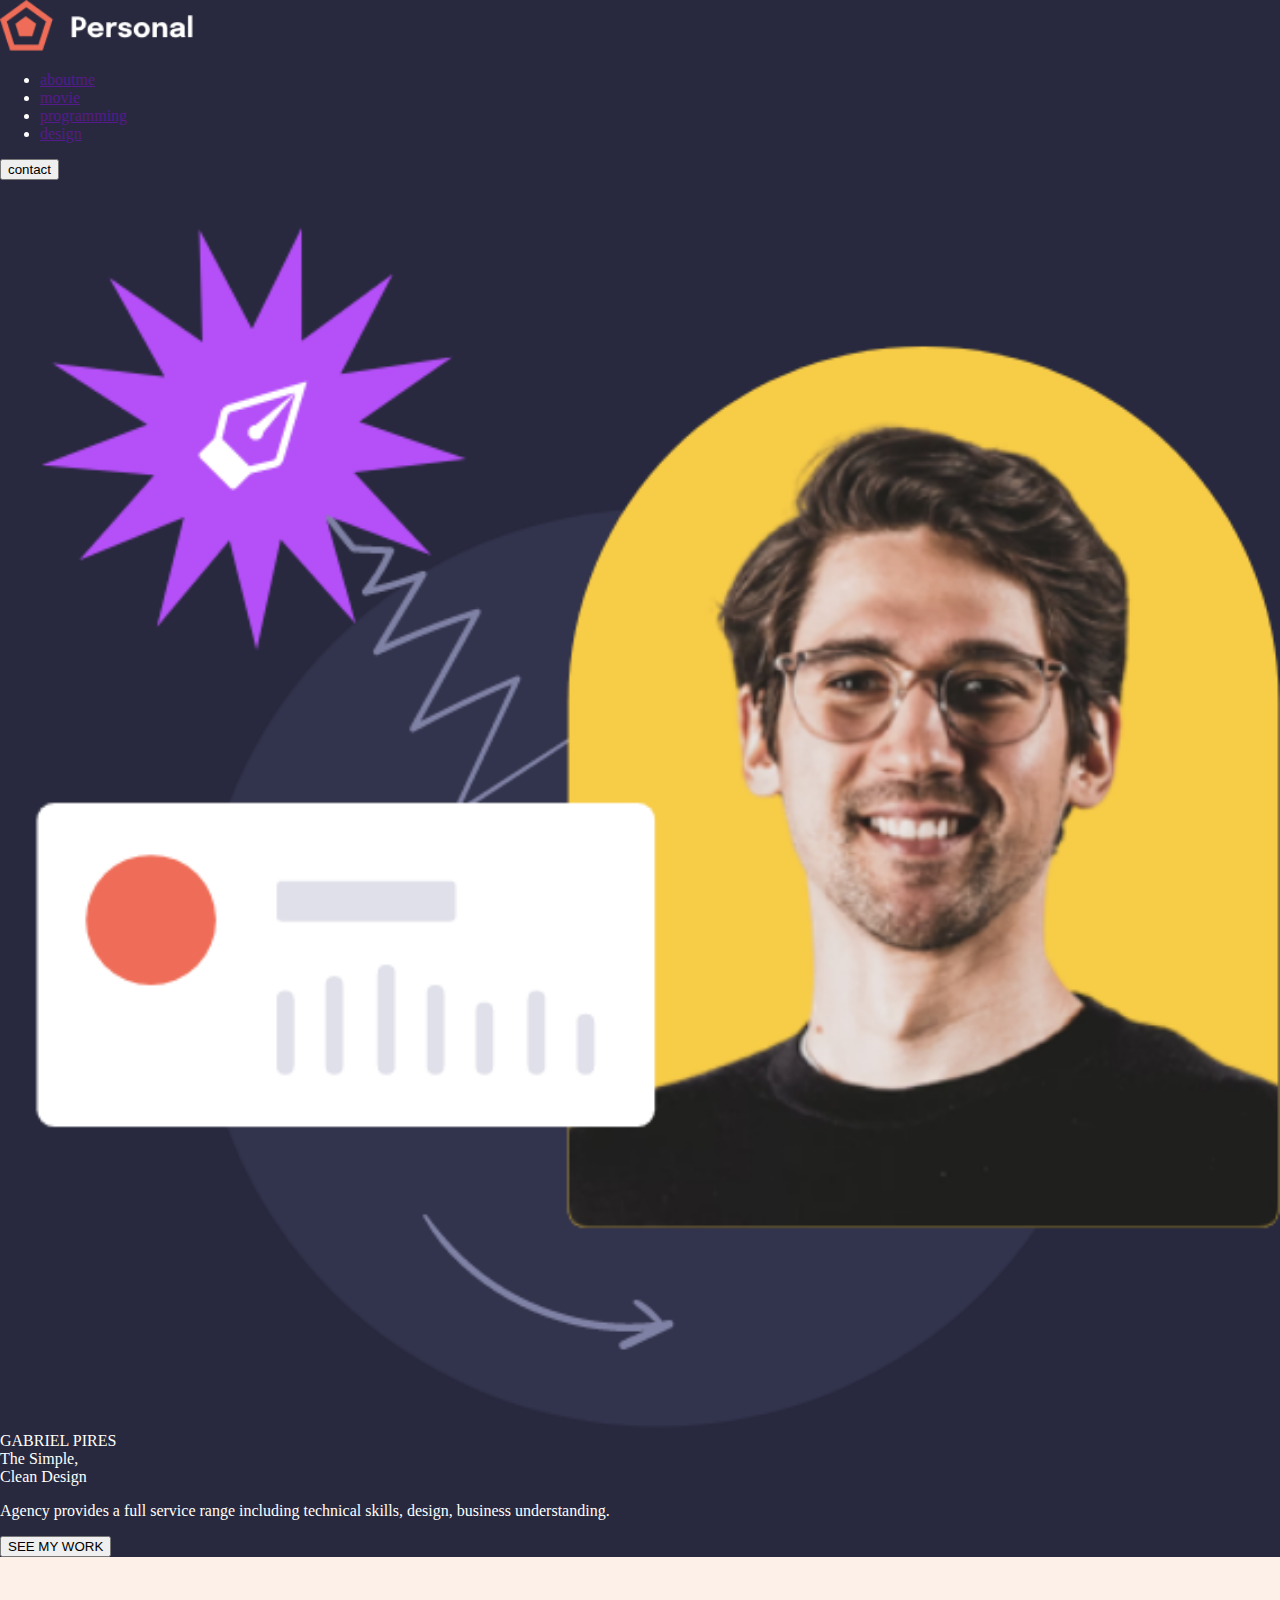
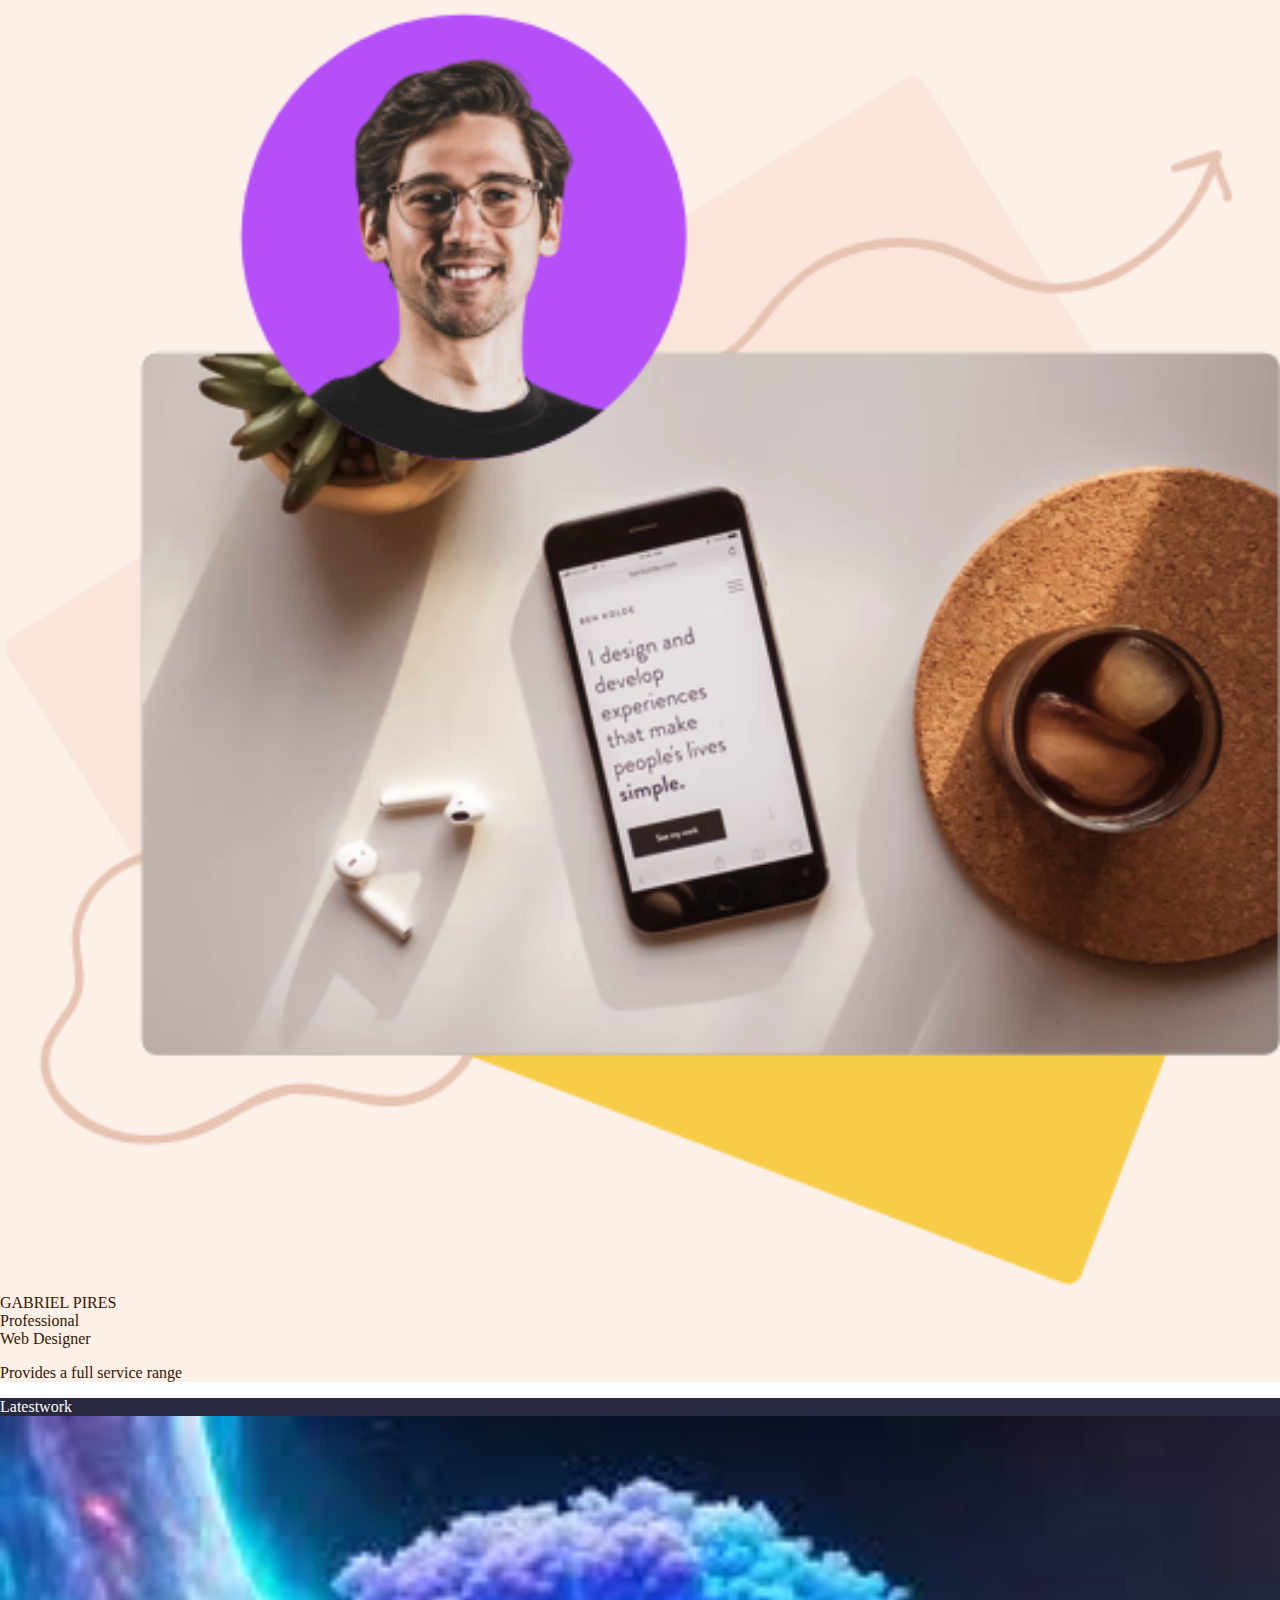
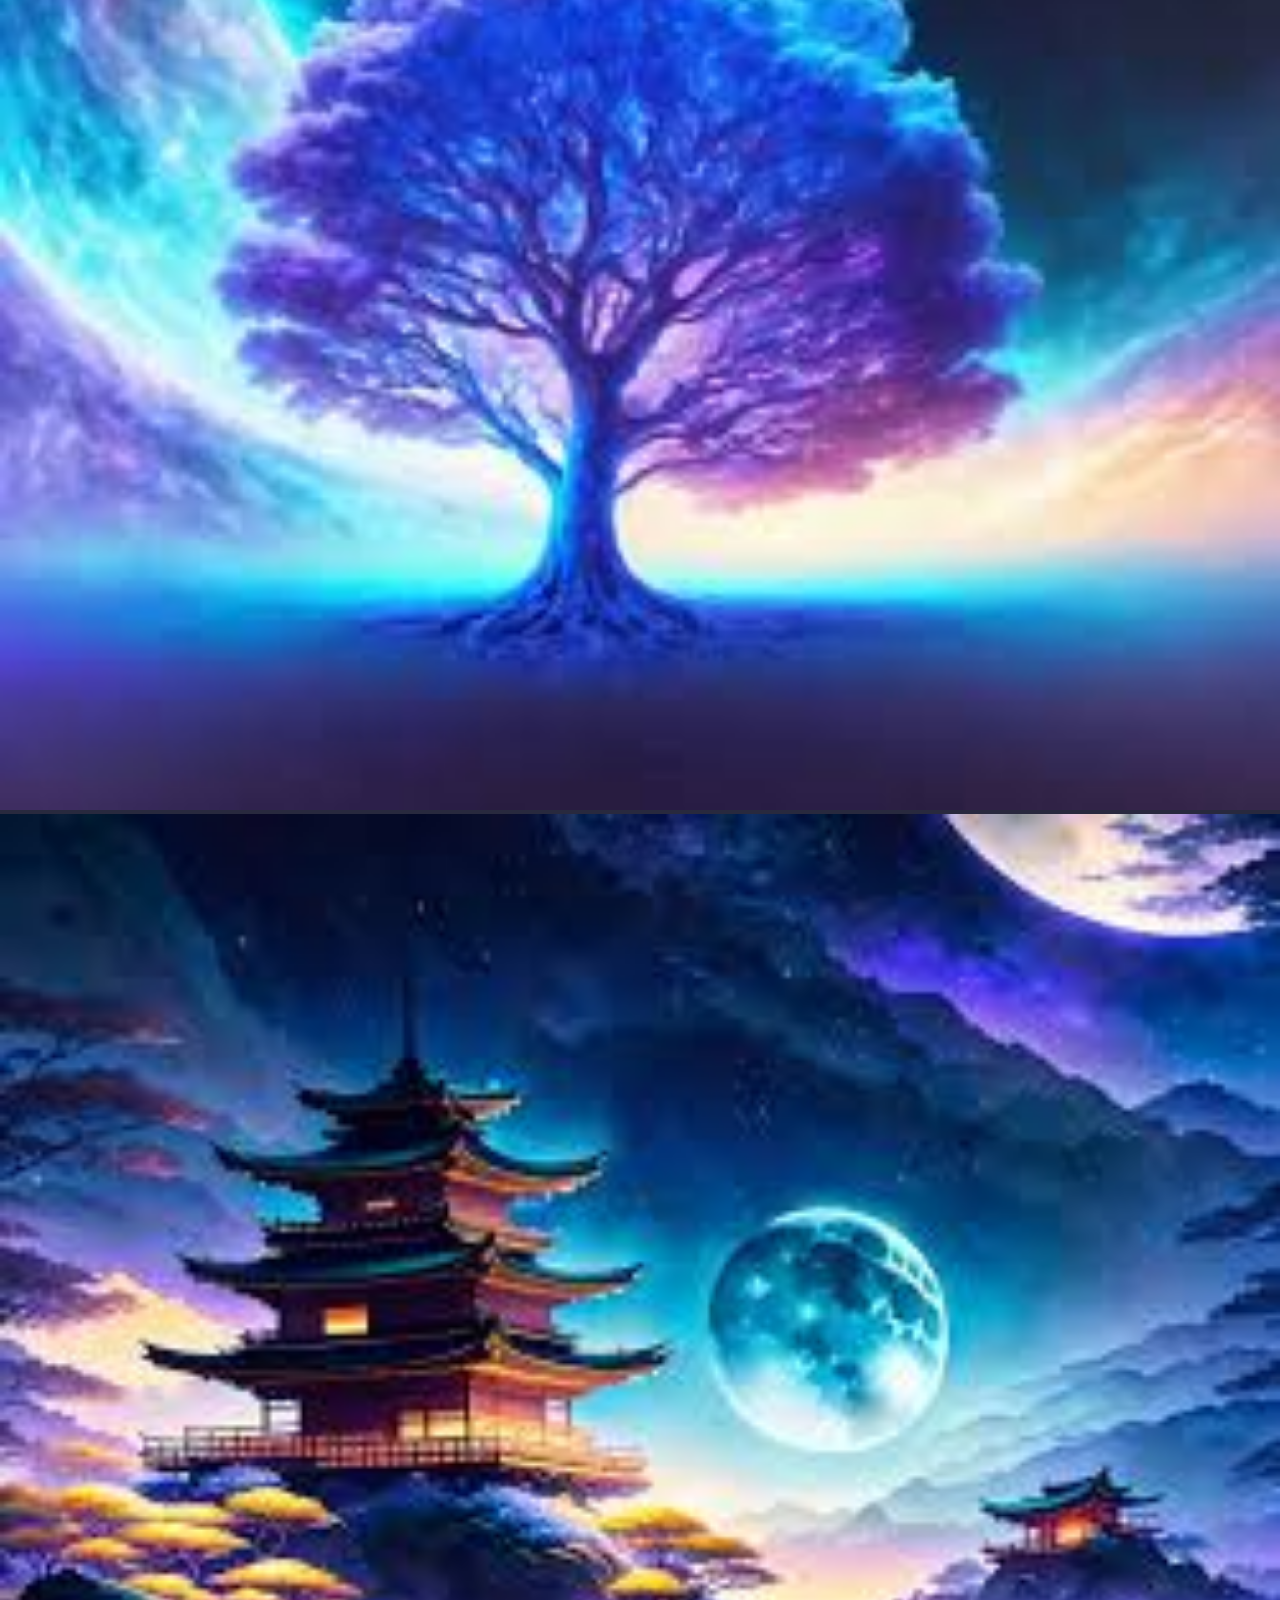
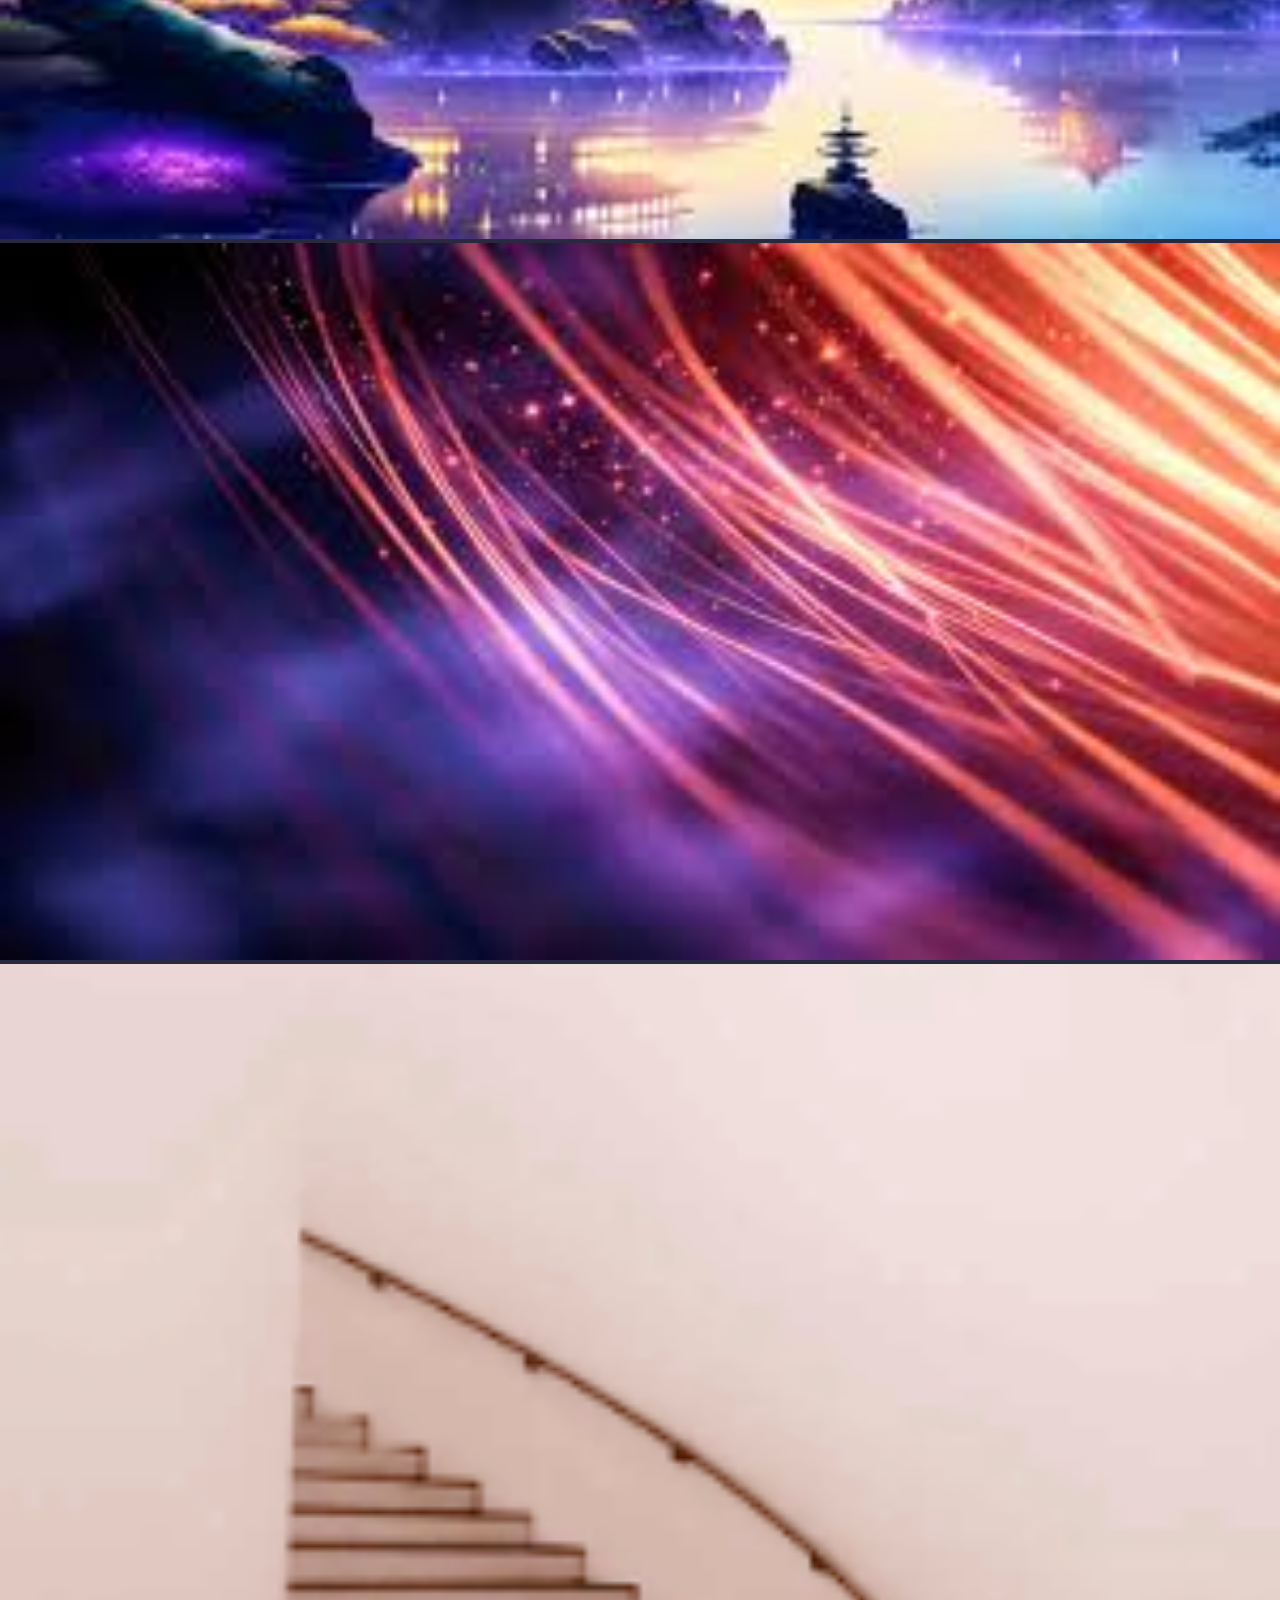
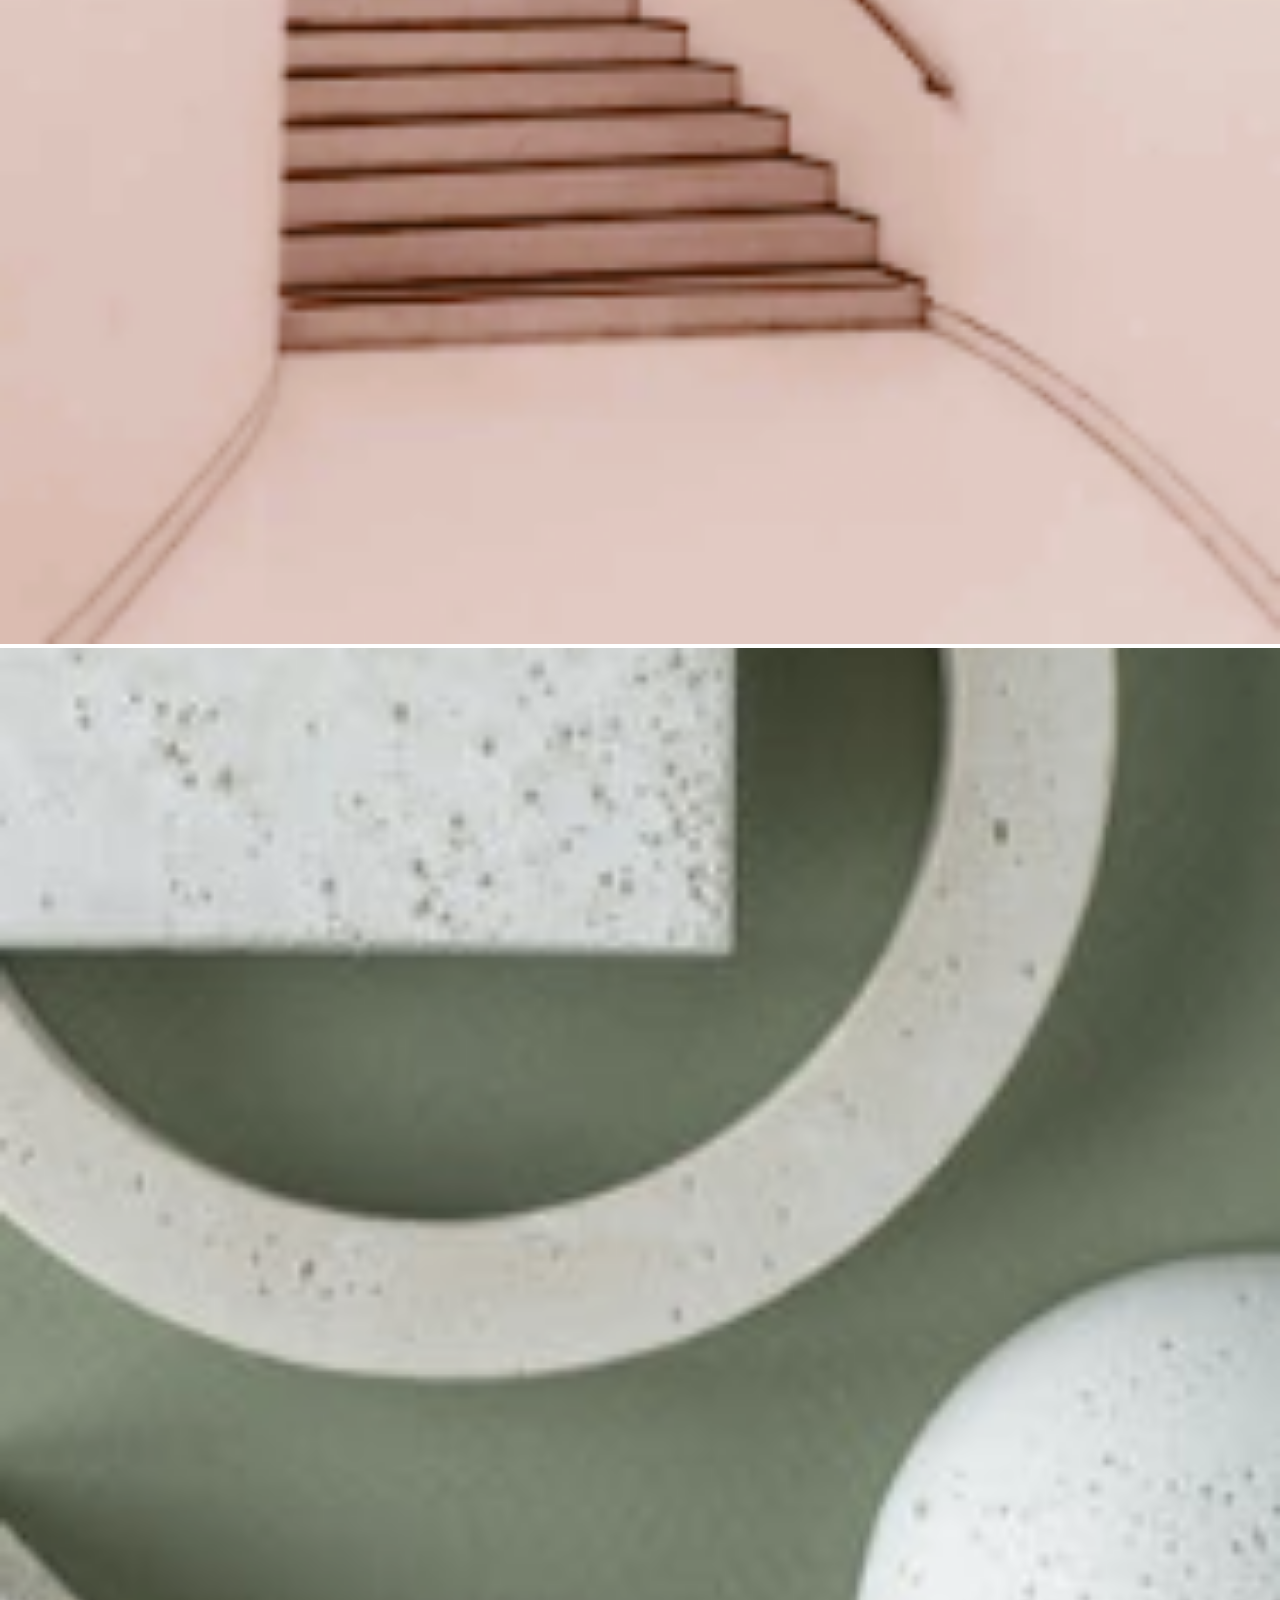
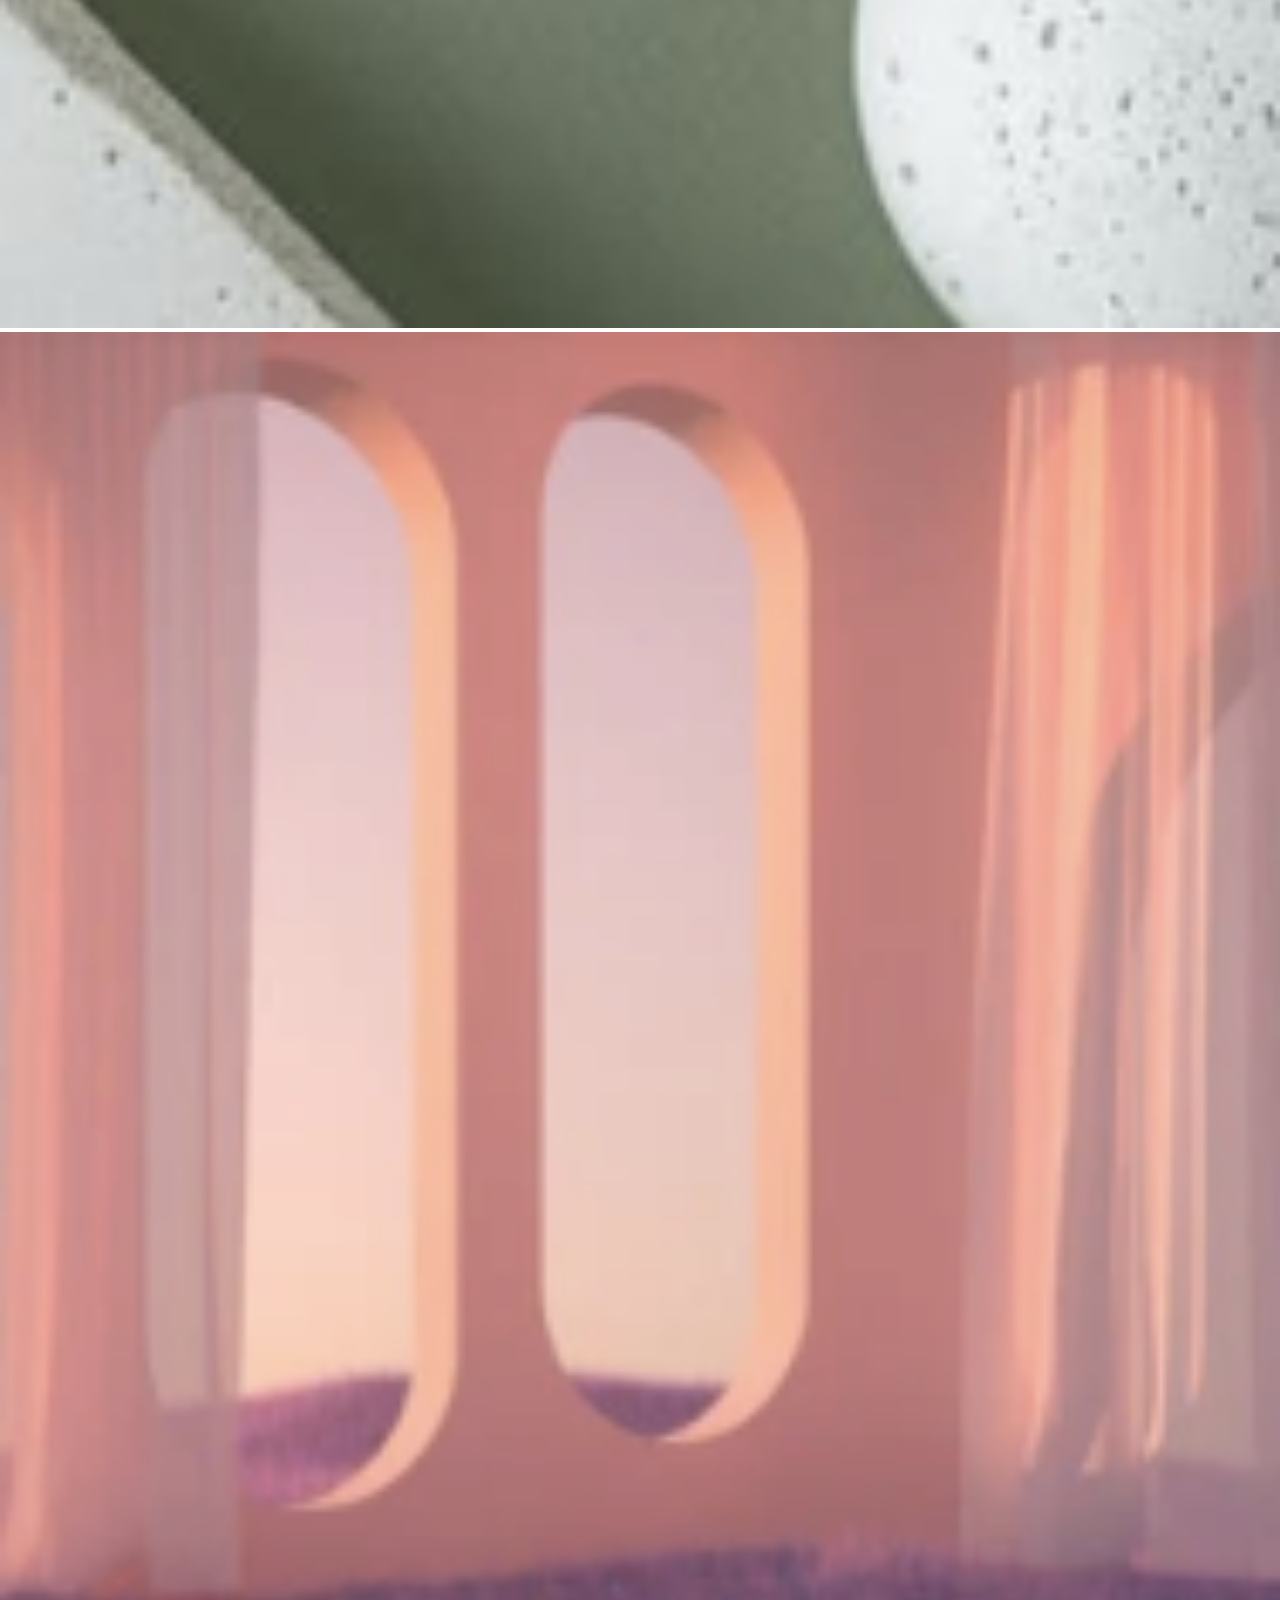
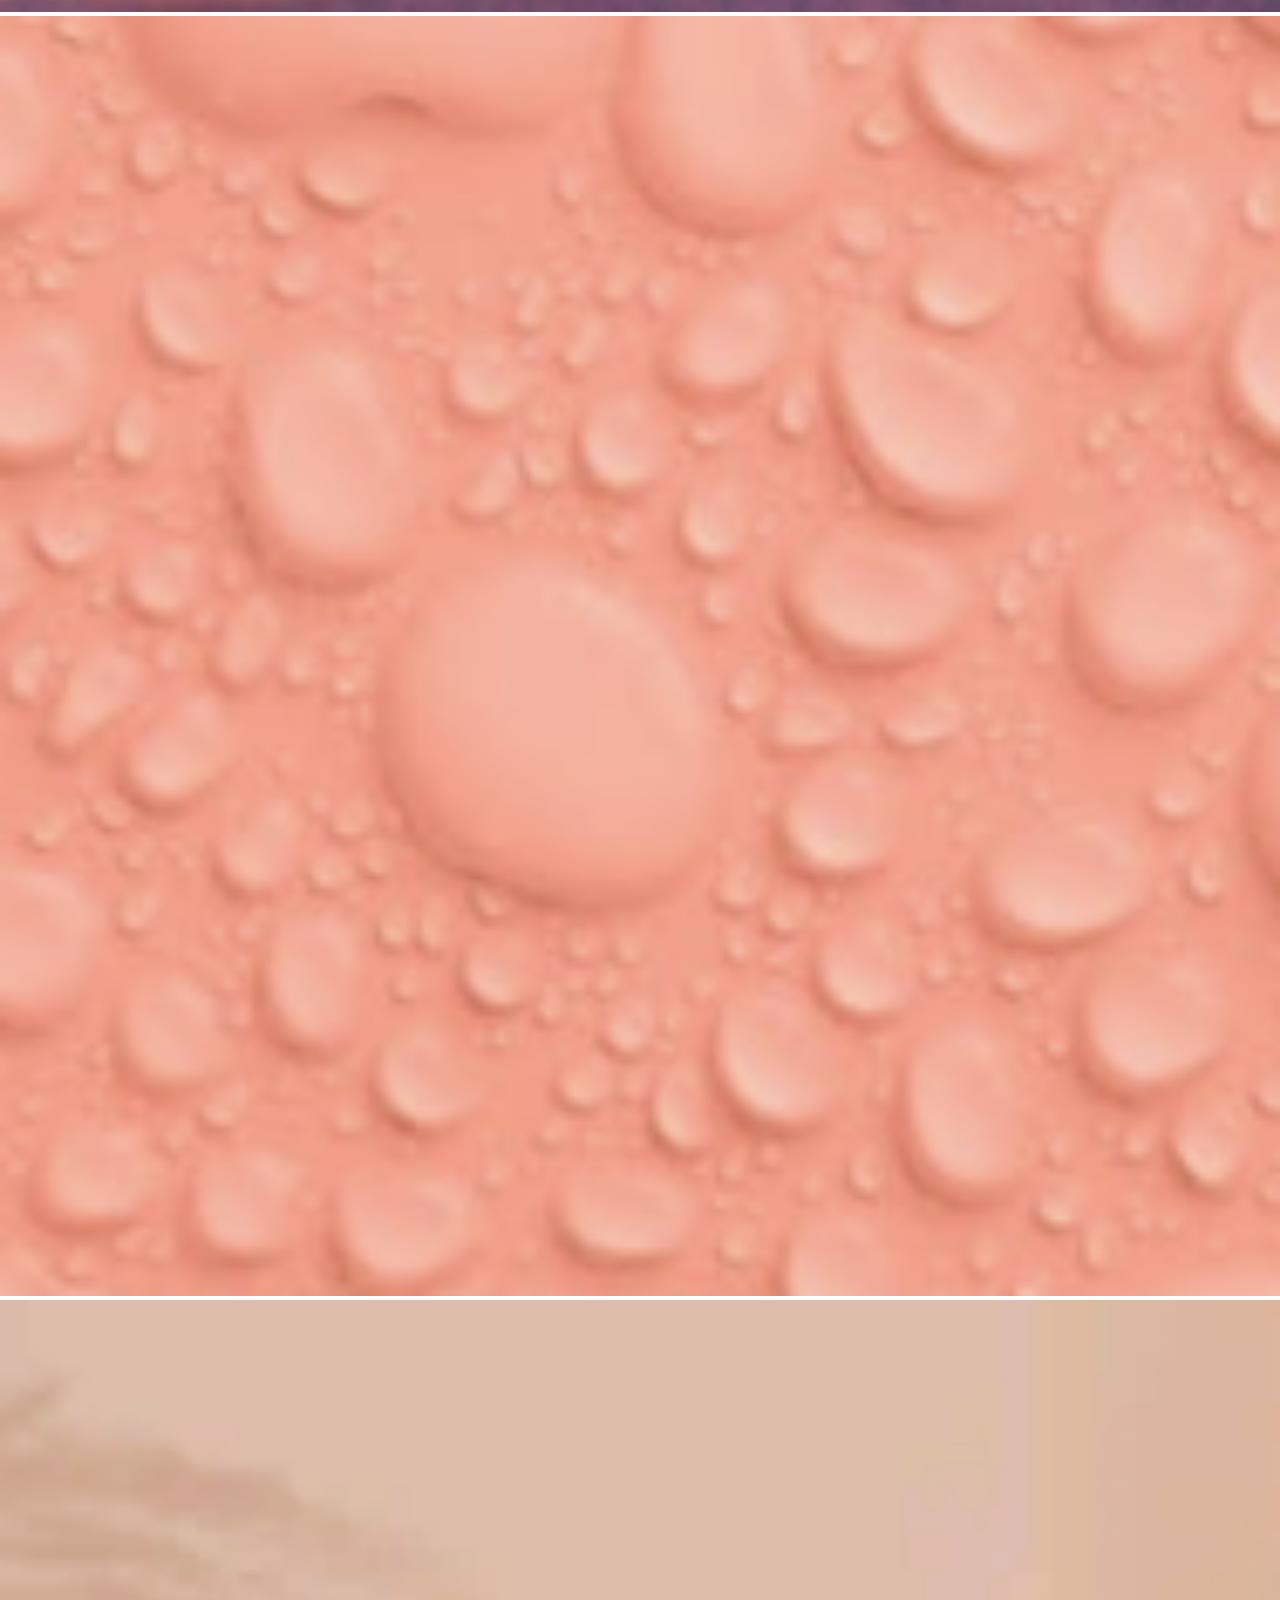
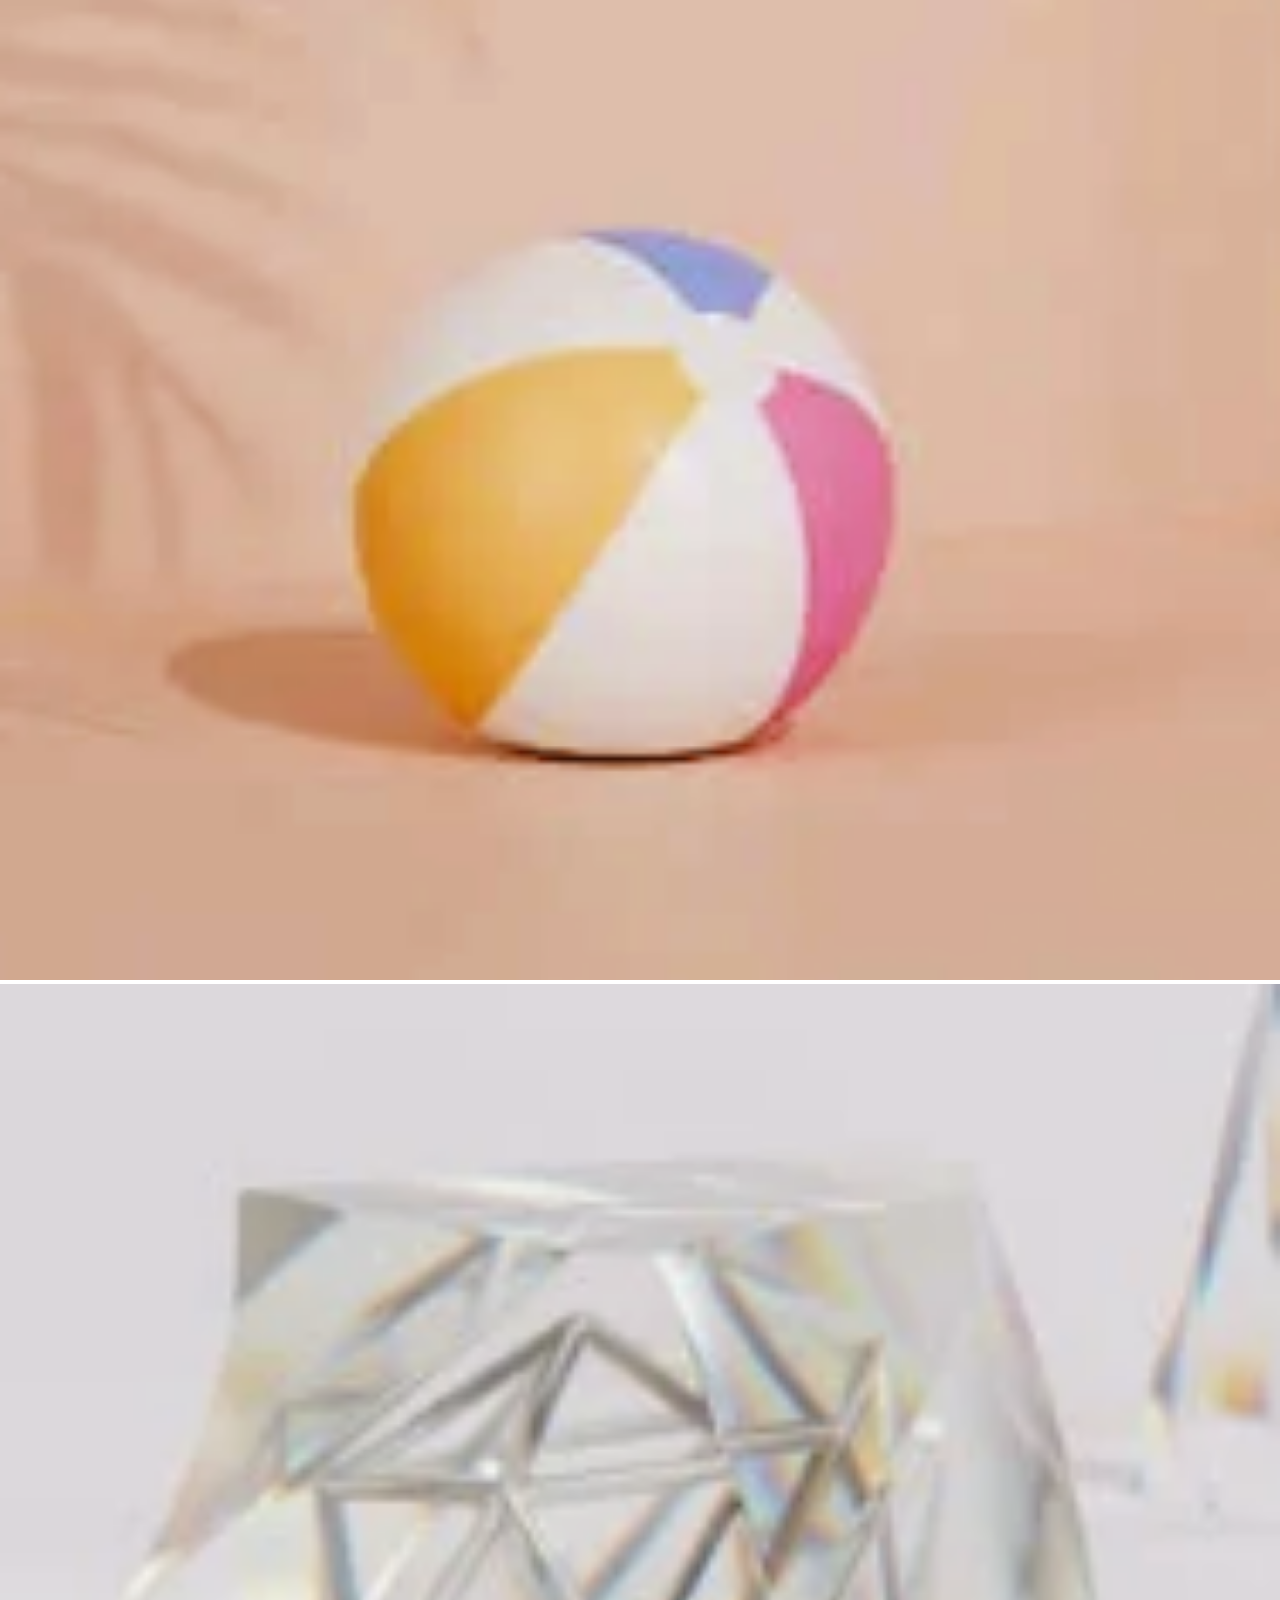
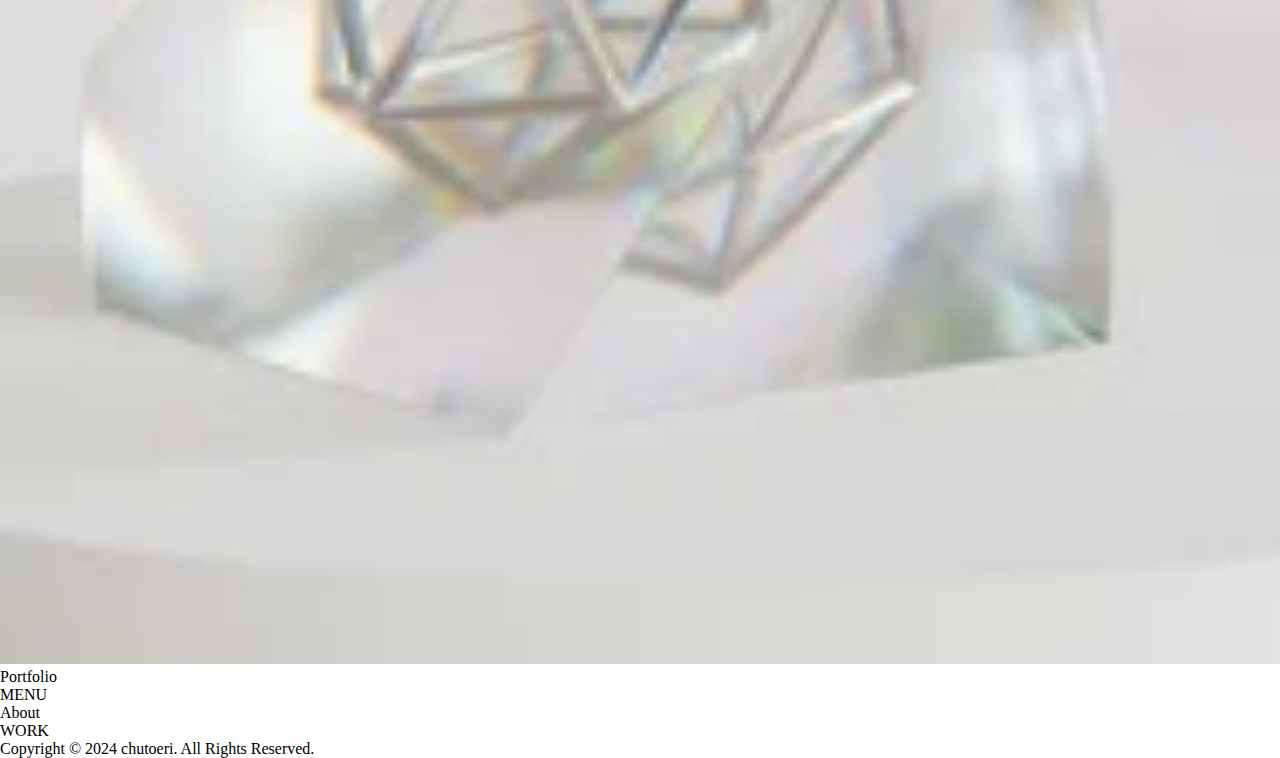
<file: index.html>
<!DOCTYPE html>
<html lang="en">
<head>
    <meta charset="UTF-8">
    <meta name="viewport" content="width=device-width, initial-scale=1.0">
    <title>Portfolio</title>
    <link rel="stylesheet" href="./css/style.css">
</head>
<body>
    <header>
        <div id="menubar">
            <div id="logo">
                <img src="img/header/logo.png">
            </div>
            <dev id="menu">
                <ul>
                    <li><a href="">aboutme</a></li>
                    <li><a href="">movie</a></li>
                    <li><a href="">programming</a></li>
                    <li><a href="">design</a></li>
                </ul>
            </dev>
            <div id="ontact"></div><button>contact</button>
        </div>
        <div id="header-catch">
            <div id="header-catch-img">
                <img src="img/top/header-catch.png">
            </div>
            <div id="header-catch-text">
                <div>GABRIEL PIRES</div>
                <div>The Simple, <br>Clean Design</div>
                <p>Agency provides a full service range including technical skills, design, business understanding.</p>
                <button>SEE MY WORK</button>
            </div>
        </div>
    </header>
    <main>
        <div id="main-about">
            <div id="main-abouto-image">
                <img src="img/top/main-about.png">
            </div>
            <div id="main-about-text">
                <div>GABRIEL PIRES</div>
                <div>Professional<br>Web Designer</div>
                <p>Provides a full service range</p>

            </div>
        </div>
        <div id="main-latestwork">
            <div id="main-latestwork-title">Latestwork</div>
            <div id="main-latestwoek-images">
                <div class="main-latestwork">
                    <img src="./img/top/work1.jpeg" alt="">
                    <div class="work-genre"></div>
                    <div class="work-title"></div>
                </div>
                <div class="main-latestwork">
                    <img src="./img/top/work2.jpeg" alt="">
                    <div class="work-genre"></div>
                    <div class="work-title"></div>
                </div>
                <div class="main-latestwork">
                    <img src="./img/top/work3.jpeg" alt="">
                    <div class="work-genre"></div>
                    <div class="work-title"></div>
                </div>
            </div>
        </div>
        <div id="main-images">
            <img src="./img/top/footer-pic1.png" alt="">
            <img src="./img/top/footer-pic2.png" alt="">
            <img src="./img/top/footer-pic3.png" alt="">
            <img src="./img/top/footer-pic4.png" alt="">
            <img src="./img/top/footer-pic5.png" alt="">
            <img src="./img/top/footer-pic6.png" alt="">
        </div>
    </main>
    <footer>
        <div id="footer-main">
            <div id="footer-title">Portfolio</div>
            <div id="footer-menus">
                <div class="footer-menu">
                    <div class="footer-menu-title">MENU</div>
                    <div class="footer-menu-item">About</div>
                </div>
                <div class="footer-menu">
                    <div class="footer-menu-title">WORK</div>
                    <div class="footer-menu-item"></div>
                </div>
            </div>
            <div id="footer-sns"></div>
        </div>
        <div id="footer-sub">Copyright © 2024 chutoeri. All Rights Reserved.</div>
    </footer>
</body>
</html>
</file>
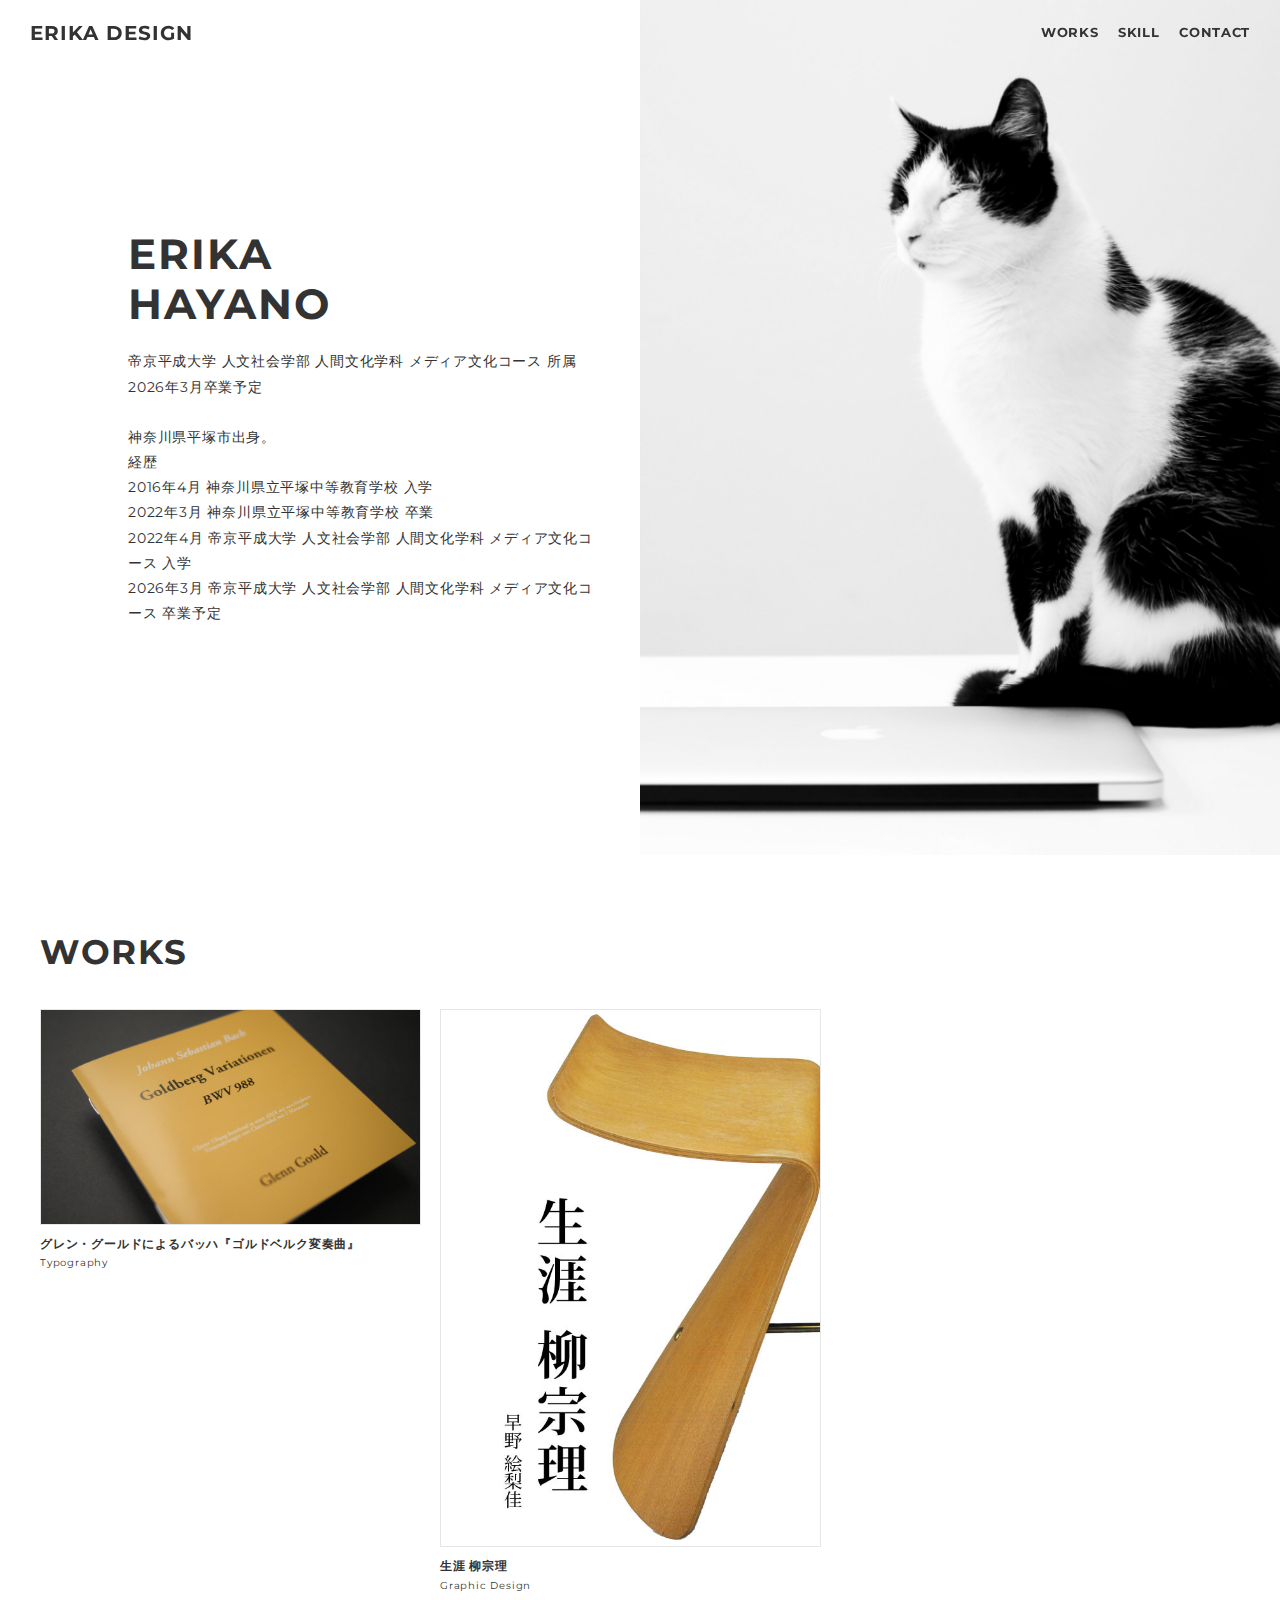
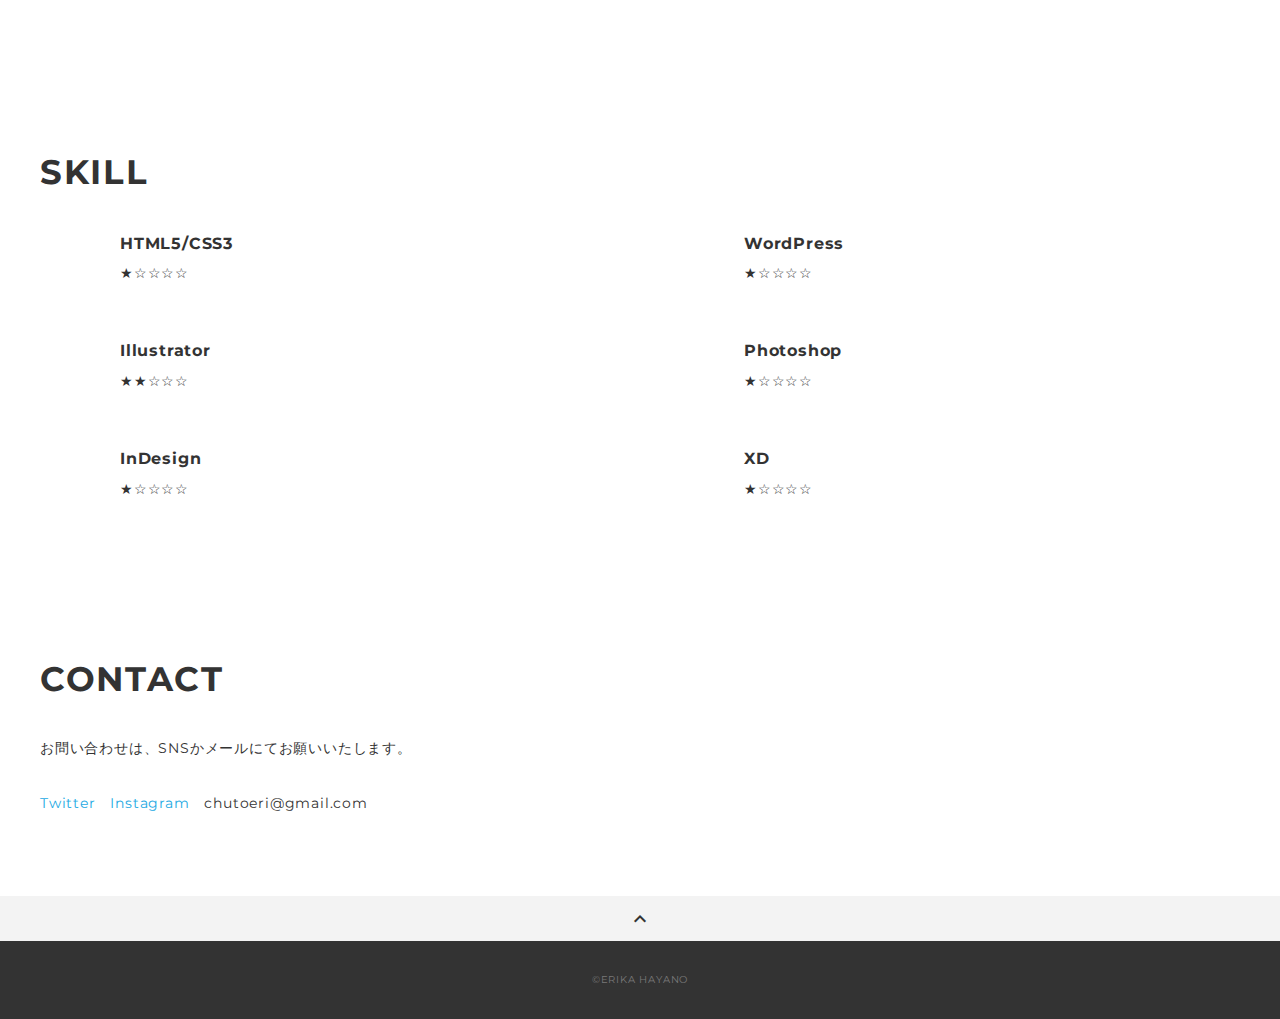
<file: portfolio-template-splitscreen/index.html>
<!DOCTYPE html>
<html>
<head>
  <meta charset="utf-8">
  <meta name="viewport" content="width=device-width,initial-scale=1.0,user-scalable=no">
  <meta property='og:type' content='website'>
  <meta property='og:title' content='ERIKA HAYANO ポートフォリオ'>
  <meta property='og:url' content='URLが入る'>
  <meta property='og:description' content='ERIKA HAYANOのポートフォリオサイトです。'>
  <meta property="og:image" content="img/ogp.png">
  <meta name="description" content="ERIKA HAYANOのポートフォリオサイトです" />
  <title>ERIKA HAYANO ポートフォリオ</title>
  <link rel="preconnect" href="https://fonts.gstatic.com">
  <link rel="preconnect" href="https://fonts.gstatic.com">
  <link href="https://fonts.googleapis.com/css2?family=Montserrat:wght@400;700&display=swap" rel="stylesheet">
  <link href="https://fonts.googleapis.com/css?family=Material+Icons+Outlined" rel="stylesheet">
  <link href="css/ress.css" media="all" rel="stylesheet" type="text/css" />
  <link href="css/style.css" media="all" rel="stylesheet" type="text/css" />
  <link rel="shortcut icon" href="img/favicon.ico" />
  <link rel=”canonical” href=”URLが入る” />
</head>

<body>
  <div class="wrapper">

    <!-- header -->
    <header class="header ">
      <div class="header-inner">
        <h1 class="header-logo">
          <a href=".">ERIKA DESIGN</a>
        </h1>
        <nav class="header-nav">
          <ul class="header-nav-list">
            <li class="header-nav-item"><a href="#works">WORKS</a></li>
            <li class="header-nav-item"><a href="#skill">SKILL</a></li>
            <li class="header-nav-item"><a href="#contact">CONTACT</a></li>
          </ul>
        </nav>
      </div>
    </header>
    <!-- /header -->

    <main class="content">

      <!-- split -->
      <div class="split">
        <div class="split-body">
          <p class="split-title">ERIKA<br>HAYANO</p>
          <p class="split-text">
            帝京平成大学 人文社会学部 人間文化学科 メディア文化コース 所属<br>
            2026年3月卒業予定<br>
            <br>
            神奈川県平塚市出身。<br>
            経歴<br>
            2016年4月 神奈川県立平塚中等教育学校 入学<br>
            2022年3月 神奈川県立平塚中等教育学校 卒業<br>
            2022年4月 帝京平成大学 人文社会学部 人間文化学科 メディア文化コース 入学<br>
            2026年3月 帝京平成大学 人文社会学部 人間文化学科 メディア文化コース 卒業予定<br>
          </p>
        </div>
        <div class="split-img"></div>
      </div>
      <!-- /split -->

      <!-- works -->
      <section class="works section" id="works">
        <div class="inner">
          <h2 class="title">WORKS</h2>
          <div class="works-list">
            <a class="works-item" href="works-template1.html">
              <p class="works-img"><img src="img/glengould/glenngould_1.jpg" alt="" /></p>
              <p class="works-name">グレン・グールドによるバッハ『ゴルドベルク変奏曲』</p>
              <p class="works-info">Typography</p>
            </a>
            <a class="works-item" href="works-template2.html">
              <p class="works-img"><img src="img/yanagisori/gd_14.jpg" alt="" /></p>
              <p class="works-name">生涯 柳宗理</p>
              <p class="works-info">Graphic Design</p>
            </a>
          </div>
        </div>
      </section>
      <!-- /works -->

      <!-- skill -->
      <section class="skill section" id="skill">
        <div class="inner">
          <h2 class="title">SKILL</h2>
          <div class="skill-list">
            <div class="skill-item">
              <p class="skill-img"></p>
              <div class="skill-body">
                <h3 class="skill-name">HTML5/CSS3</h3>
                <p class="skill-text">★☆☆☆☆</p>
              </div>
            </div>
            <div class="skill-item">
              <p class="skill-img"></p>
              <div class="skill-body">
                <h3 class="skill-name">WordPress</h3>
                <p class="skill-text">★☆☆☆☆</p>
              </div>
            </div>
            <div class="skill-item">
              <p class="skill-img"></p>
              <div class="skill-body">
                <h3 class="skill-name">Illustrator</h3>
                <p class="skill-text">★★☆☆☆</p>
              </div>
            </div>
            <div class="skill-item">
              <p class="skill-img"></p>
              <div class="skill-body">
                <h3 class="skill-name">Photoshop</h3>
                <p class="skill-text">★☆☆☆☆</p>
              </div>
            </div>
            <div class="skill-item">
              <p class="skill-img"></p>
              <div class="skill-body">
                <h3 class="skill-name">InDesign</h3>
                <p class="skill-text">★☆☆☆☆</p>
              </div>
            </div>
            <div class="skill-item">
              <p class="skill-img"></p>
              <div class="skill-body">
                <h3 class="skill-name">XD</h3>
                <p class="skill-text">★☆☆☆☆</p>
              </div>
            </div>
          </div>
        </div>
      </section>
      <!-- /skill -->

      <!-- contact -->
      <section class="contact section" id="contact">
        <div class="inner">
          <h2 class="title">CONTACT</h2>
          <p class="lead">
            お問い合わせは、<br class="sp-only">SNSかメールにてお願いいたします。
          </p>
          <div class="contact-list">
            <a class="contact-item" href="https://twitter.com/" target="_blank" rel="noopener">Twitter</a>
            <a class="contact-item" href="https://www.instagram.com/" target="_blank" rel="noopener">Instagram</a>
            <span class="contact-item">chutoeri@gmail.com</span>
          </div>
        </div>
      </section>
      <!-- /contact -->
      <div class="page-top" id="js-page-top">
        <span class="material-icons-outlined">expand_less</span>
      </div>
    </main>

    <!-- footer -->
    <footer class="footer">
      <div class="copyright">&copy;ERIKA HAYANO</div>
    </footer>
    <!-- /footer -->

  </div>
  <script src="https://ajax.googleapis.com/ajax/libs/jquery/3.5.1/jquery.min.js"></script>
  <script type='text/javascript' src="js/script.js"></script>
</body>
</html>
</file>
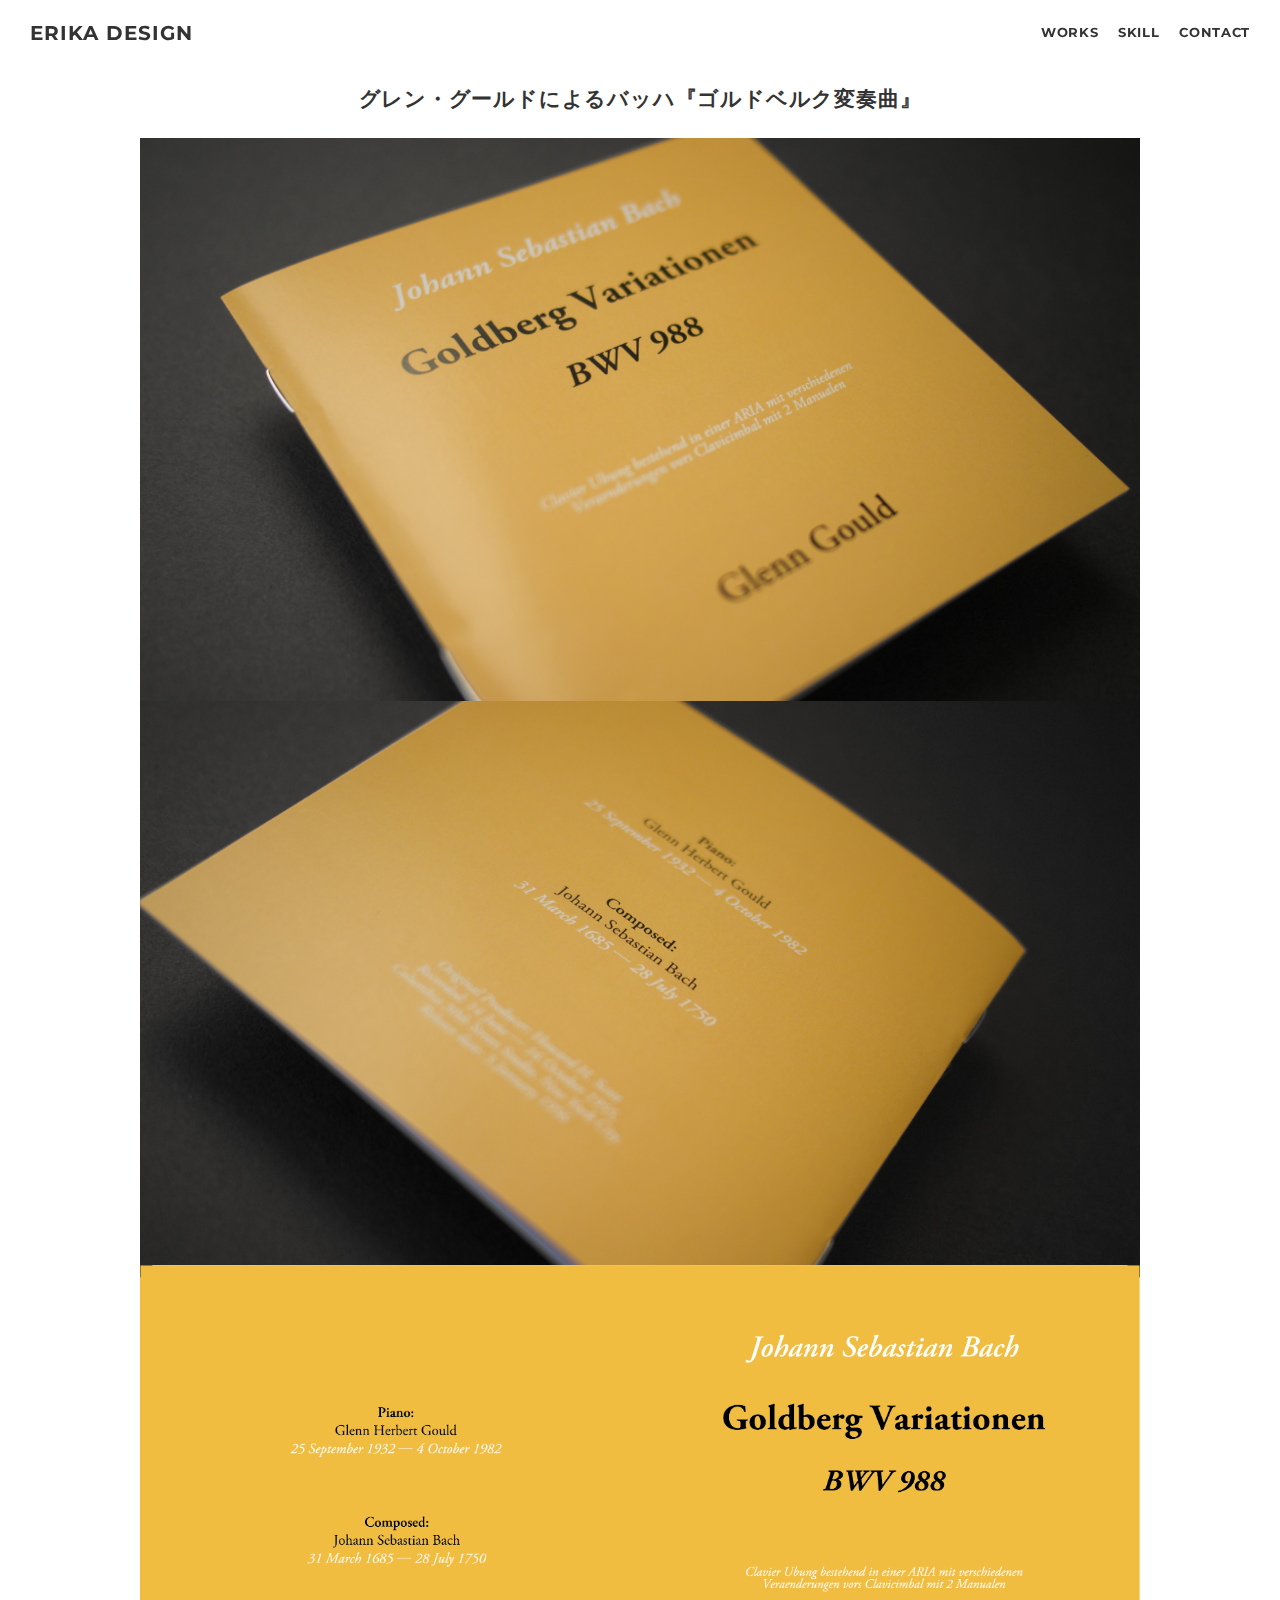
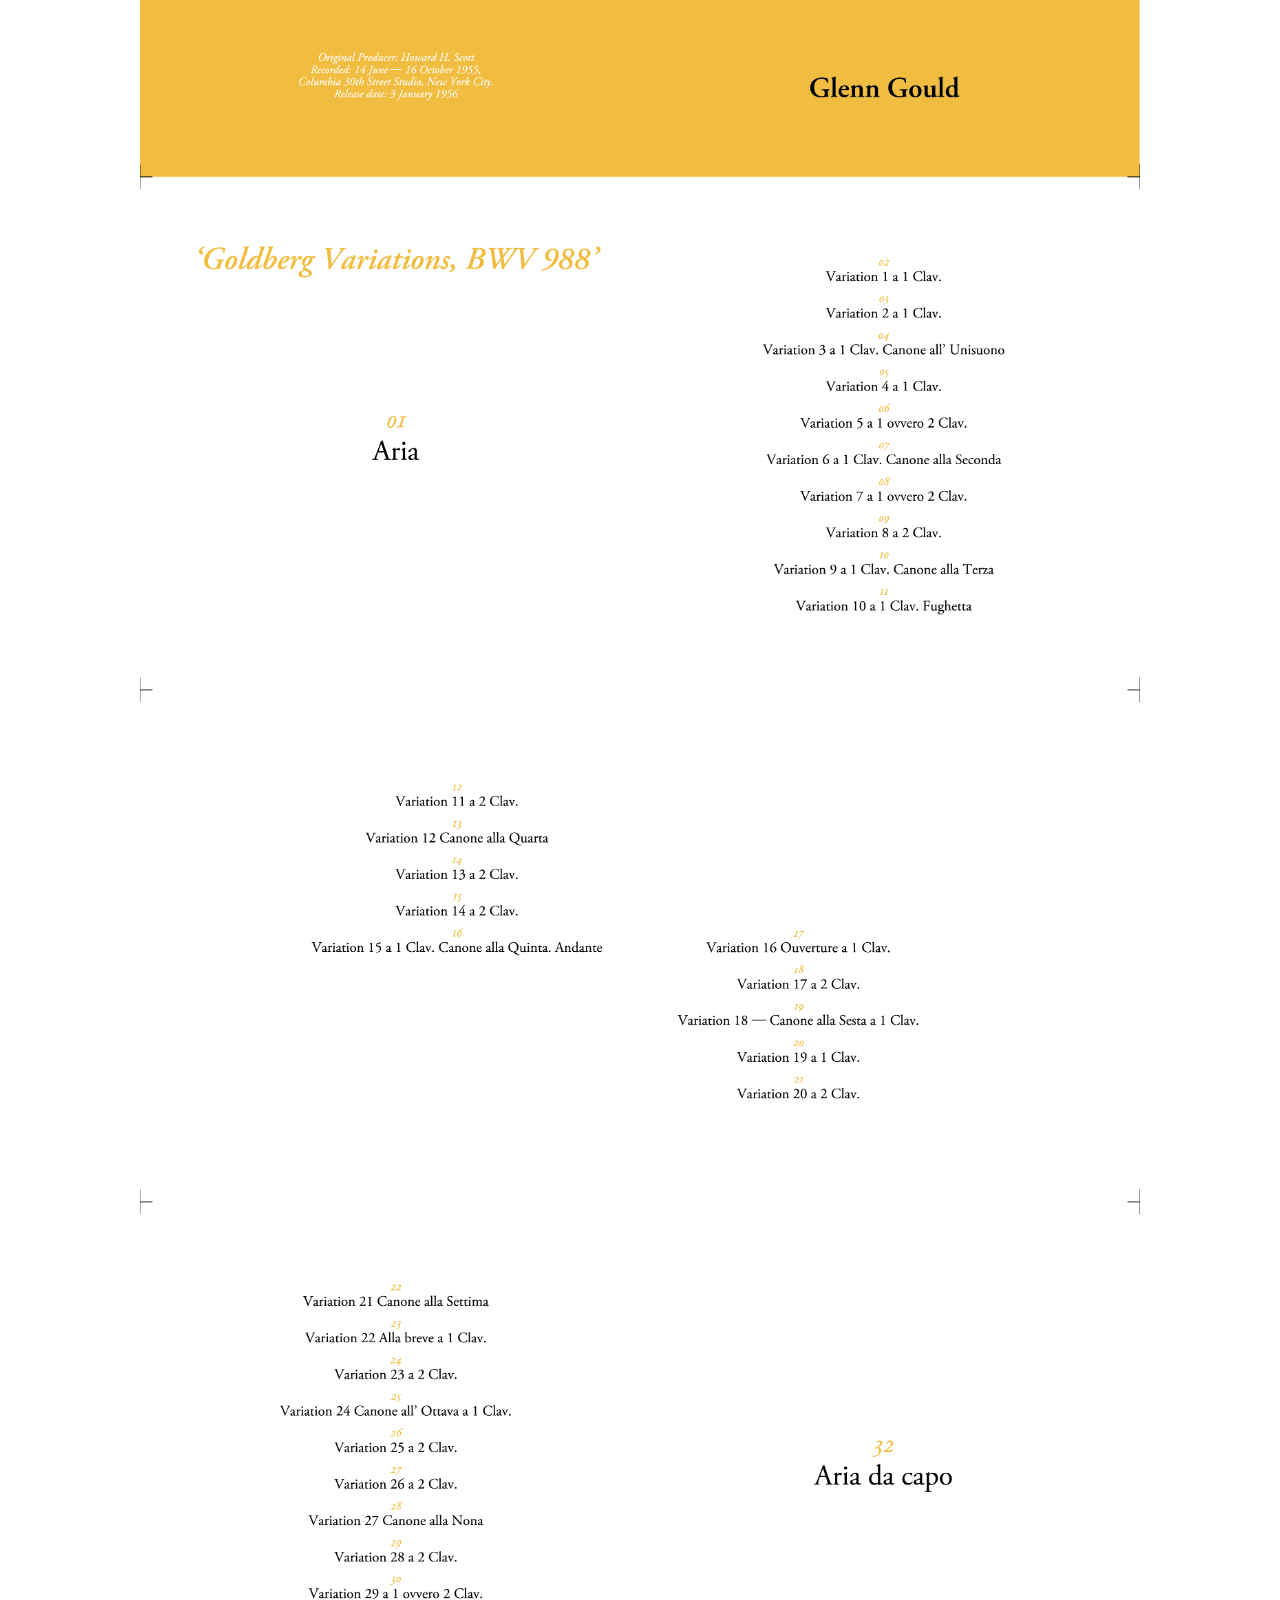
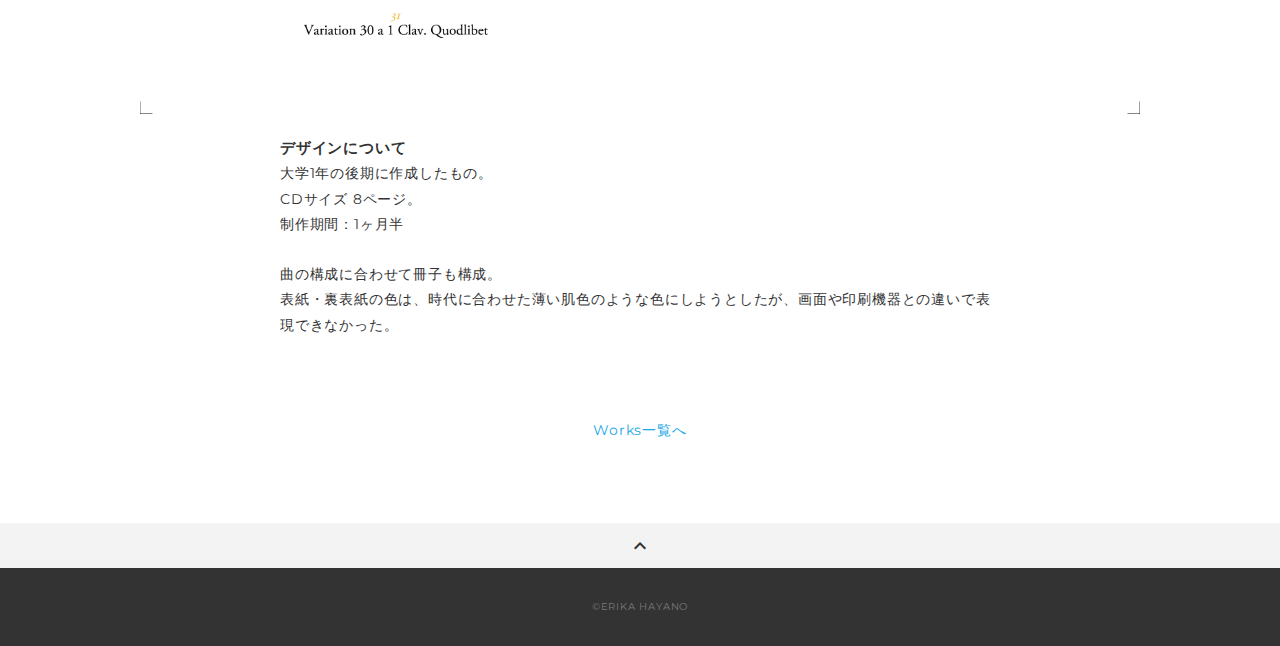
<file: portfolio-template-splitscreen/works-template1.html>
<!DOCTYPE html>
<html>
<head>
  <meta charset="utf-8">
  <meta name="viewport" content="width=device-width,initial-scale=1.0,user-scalable=no">
  <meta property='og:type' content='website'>
  <meta property='og:title' content='ERIKA HAYANO ポートフォリオ'>
  <meta property='og:url' content='URLが入る'>
  <meta property='og:description' content='ERIKA HAYANOのポートフォリオサイトです。'>
  <meta property="og:image" content="img/ogp.png">
  <meta name="description" content="ERIKA HAYANOのポートフォリオサイトです" />
  <title>ERIKA HAYANO ポートフォリオ</title>
  <link rel="preconnect" href="https://fonts.gstatic.com">
  <link rel="preconnect" href="https://fonts.gstatic.com">
  <link href="https://fonts.googleapis.com/css2?family=Montserrat:wght@400;700&display=swap" rel="stylesheet">
  <link href="https://fonts.googleapis.com/css?family=Material+Icons+Outlined" rel="stylesheet">
  <link href="css/ress.css" media="all" rel="stylesheet" type="text/css" />
  <link href="css/style.css" media="all" rel="stylesheet" type="text/css" />
  <link rel="shortcut icon" href="img/favicon.ico" />
  <link rel=”canonical” href=”URLが入る” />
</head>

<body>
  <div class="wrapper">

    <!-- header -->
    <header class="header ">
      <div class="header-inner">
        <h1 class="header-logo">
          <a href=".">ERIKA DESIGN</a>
        </h1>
        <nav class="header-nav">
          <ul class="header-nav-list">
            <li class="header-nav-item"><a href="./#works">WORKS</a></li>
            <li class="header-nav-item"><a href="./#skill">SKILL</a></li>
            <li class="header-nav-item"><a href="./#contact">CONTACT</a></li>
          </ul>
        </nav>
      </div>
    </header>
    <!-- /header -->

    <main class="content">

      <article class="article">
        <div class="article-inner">
          <h2 class="article-title">グレン・グールドによるバッハ『ゴルドベルク変奏曲』</h2>
          <p class="article-img">
            <img src="img/glengould/glenngould_1.jpg" alt="">
            <img src="img/glengould/glenngould_2.jpg" alt="">
            <img src="img/glengould/12q_fmt_ver_3_5.png" alt="">
            <img src="img/glengould/12q_fmt_ver_3_502.png" alt="">
            <img src="img/glengould/12q_fmt_ver_3_503.png" alt="">
            <img src="img/glengould/12q_fmt_ver_3_504.png" alt="">
          </p>
          <div class="article-body">
            <h3 class="article-info-title">デザインについて</h3>
            <p>
              大学1年の後期に作成したもの。<br>
              CDサイズ 8ページ。<br>
              制作期間：1ヶ月半<br>
              <br>
              曲の構成に合わせて冊子も構成。<br>
              表紙・裏表紙の色は、時代に合わせた薄い肌色のような色にしようとしたが、画面や印刷機器との違いで表現できなかった。
            </p>
          </div>
          <div class="home-link">
            <a href="./#works">Works一覧へ</a>
          </div>
        </div>
      </article>

      <div class="page-top" id="js-page-top">
        <span class="material-icons-outlined">expand_less</span>
      </div>
    </main>

    <!-- footer -->
    <footer class="footer">
      <div class="copyright">&copy;ERIKA HAYANO</div>
    </footer>
    <!-- /footer -->

  </div>
  <script src="https://ajax.googleapis.com/ajax/libs/jquery/3.5.1/jquery.min.js"></script>
  <script type='text/javascript' src="js/script.js"></script>
</body>
</html>
</file>
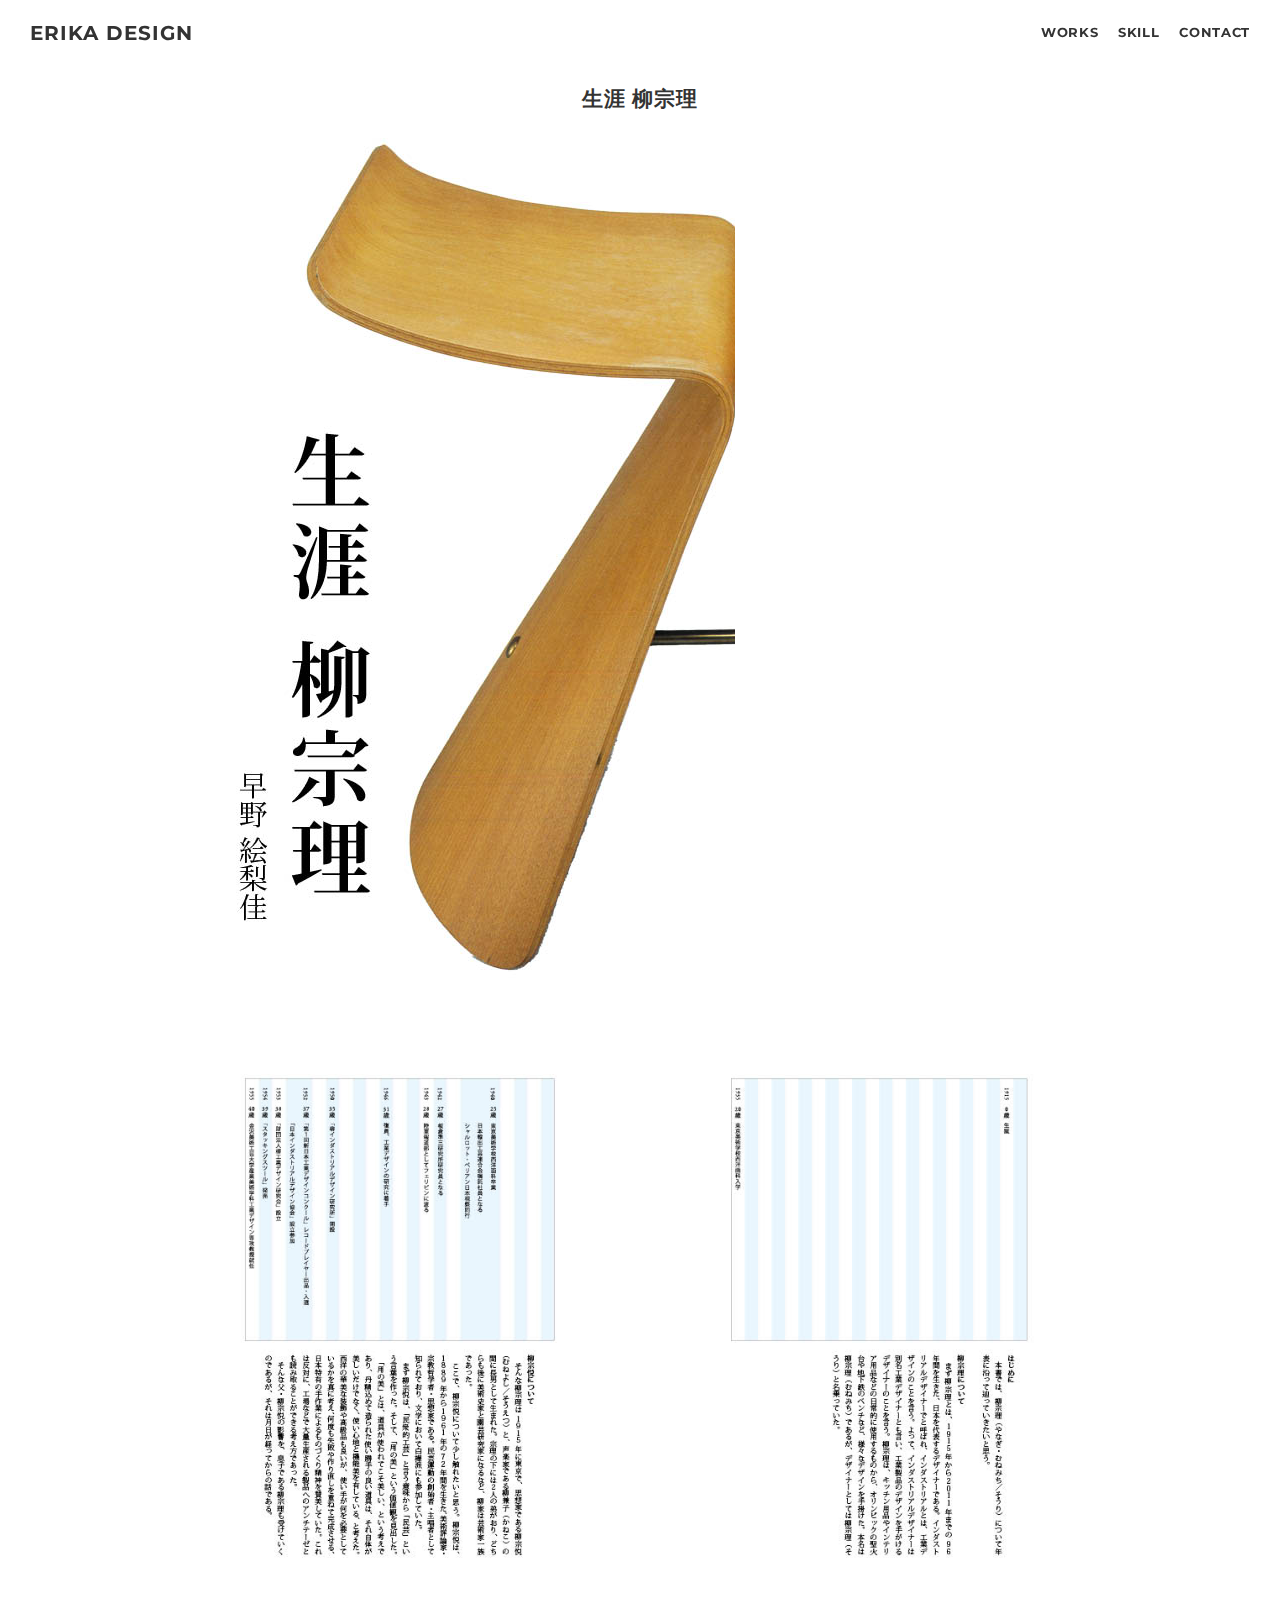
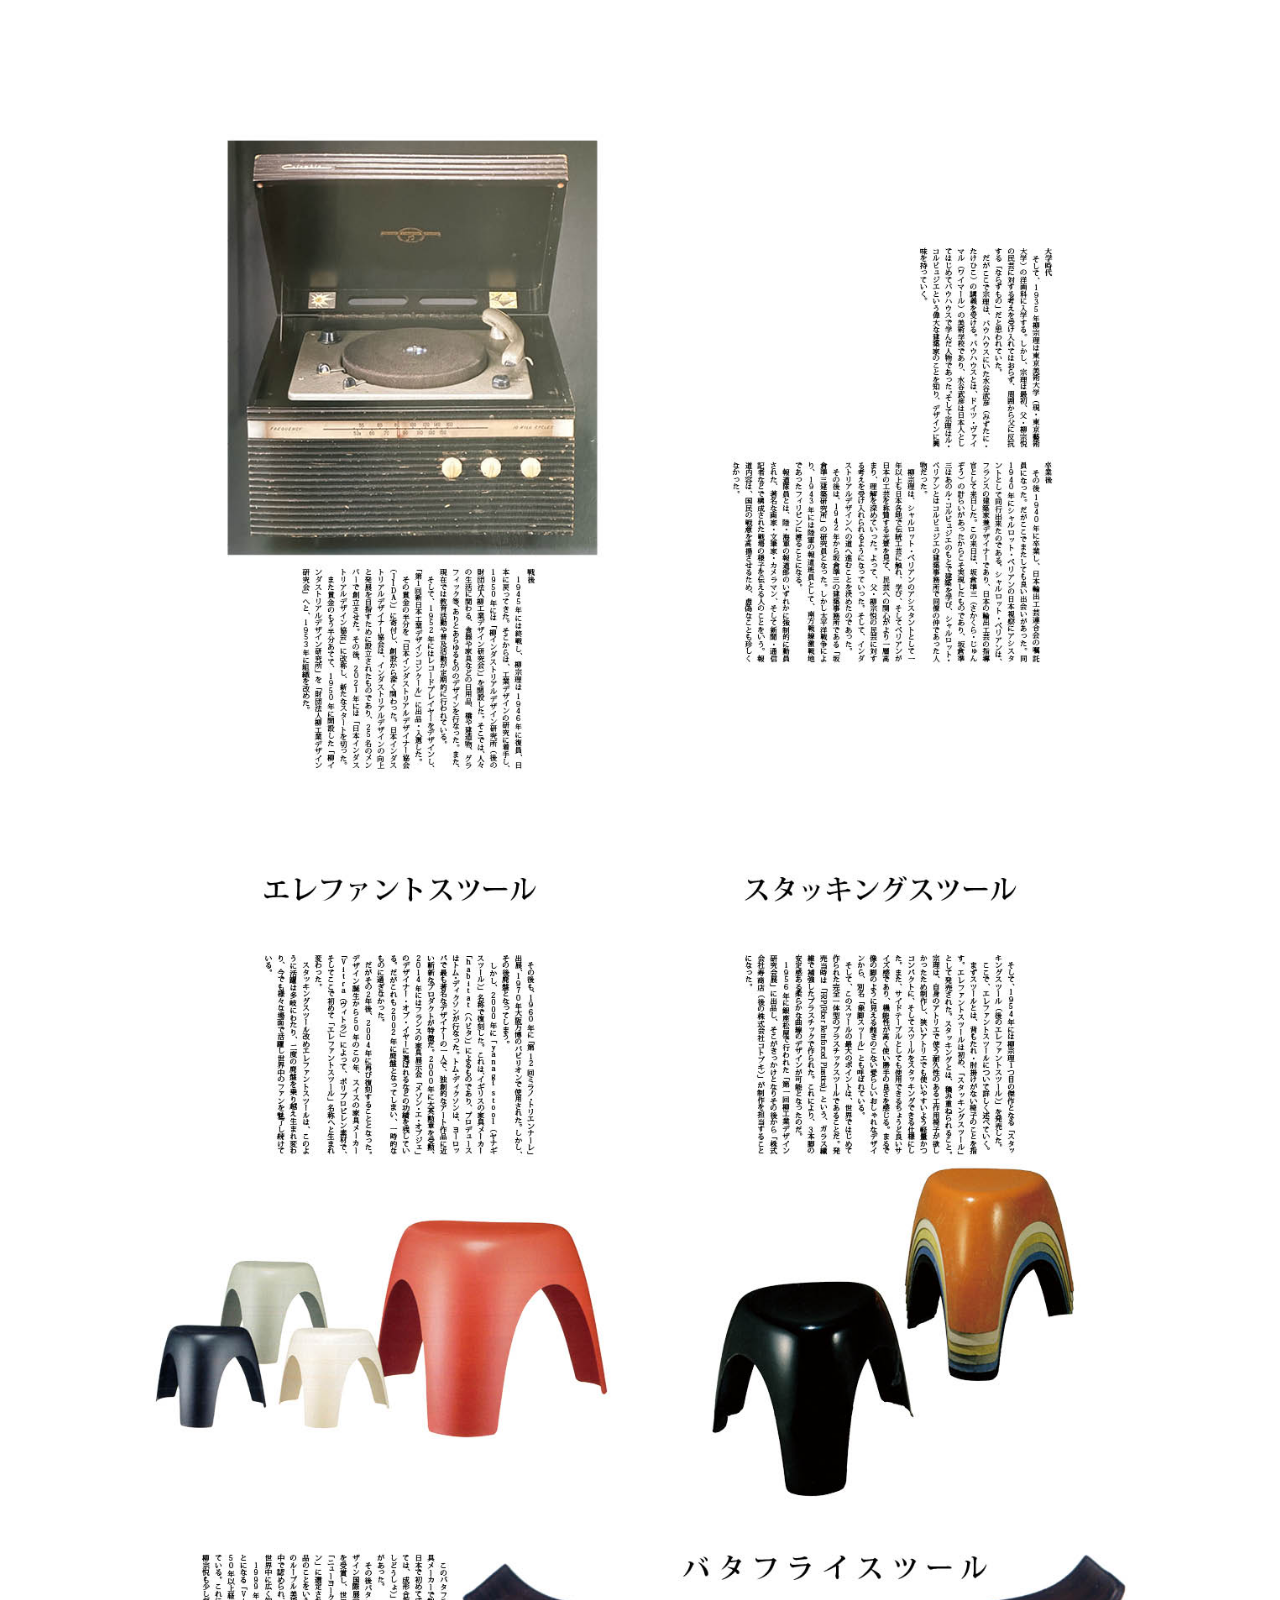
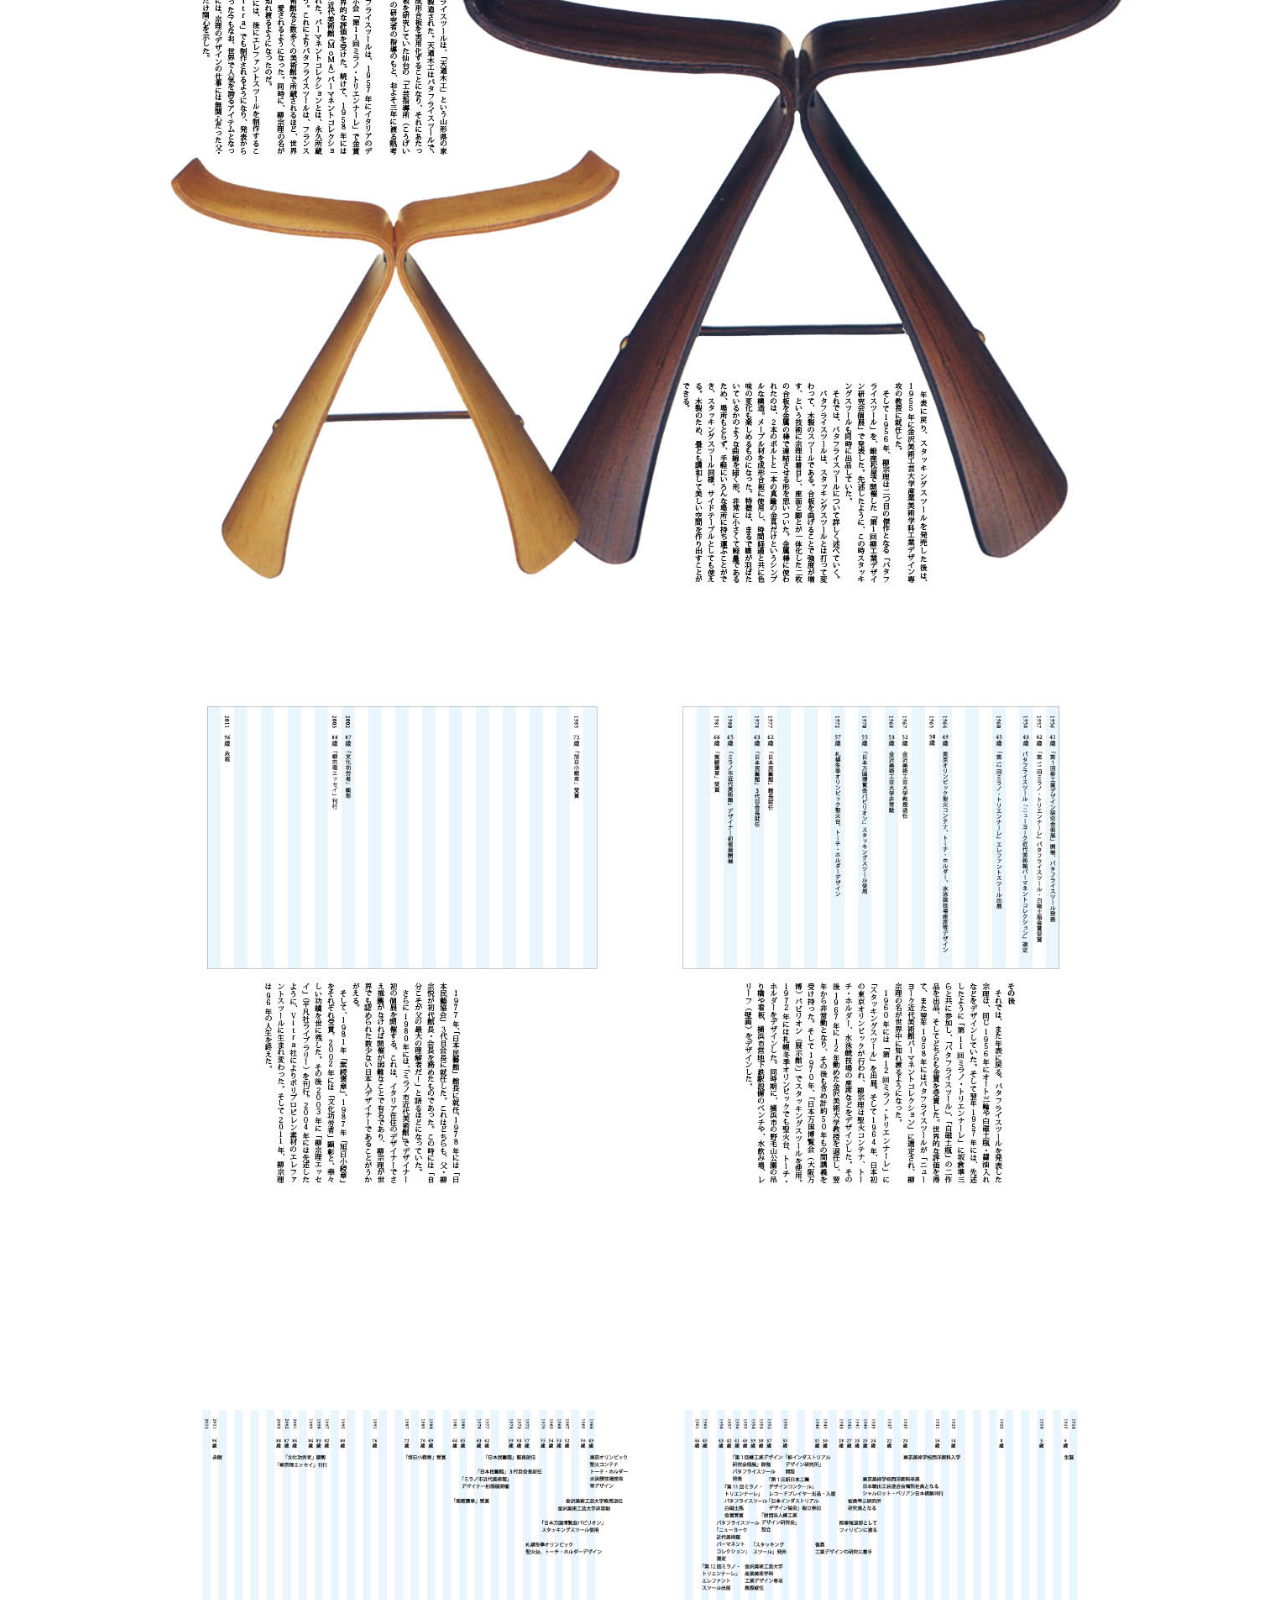
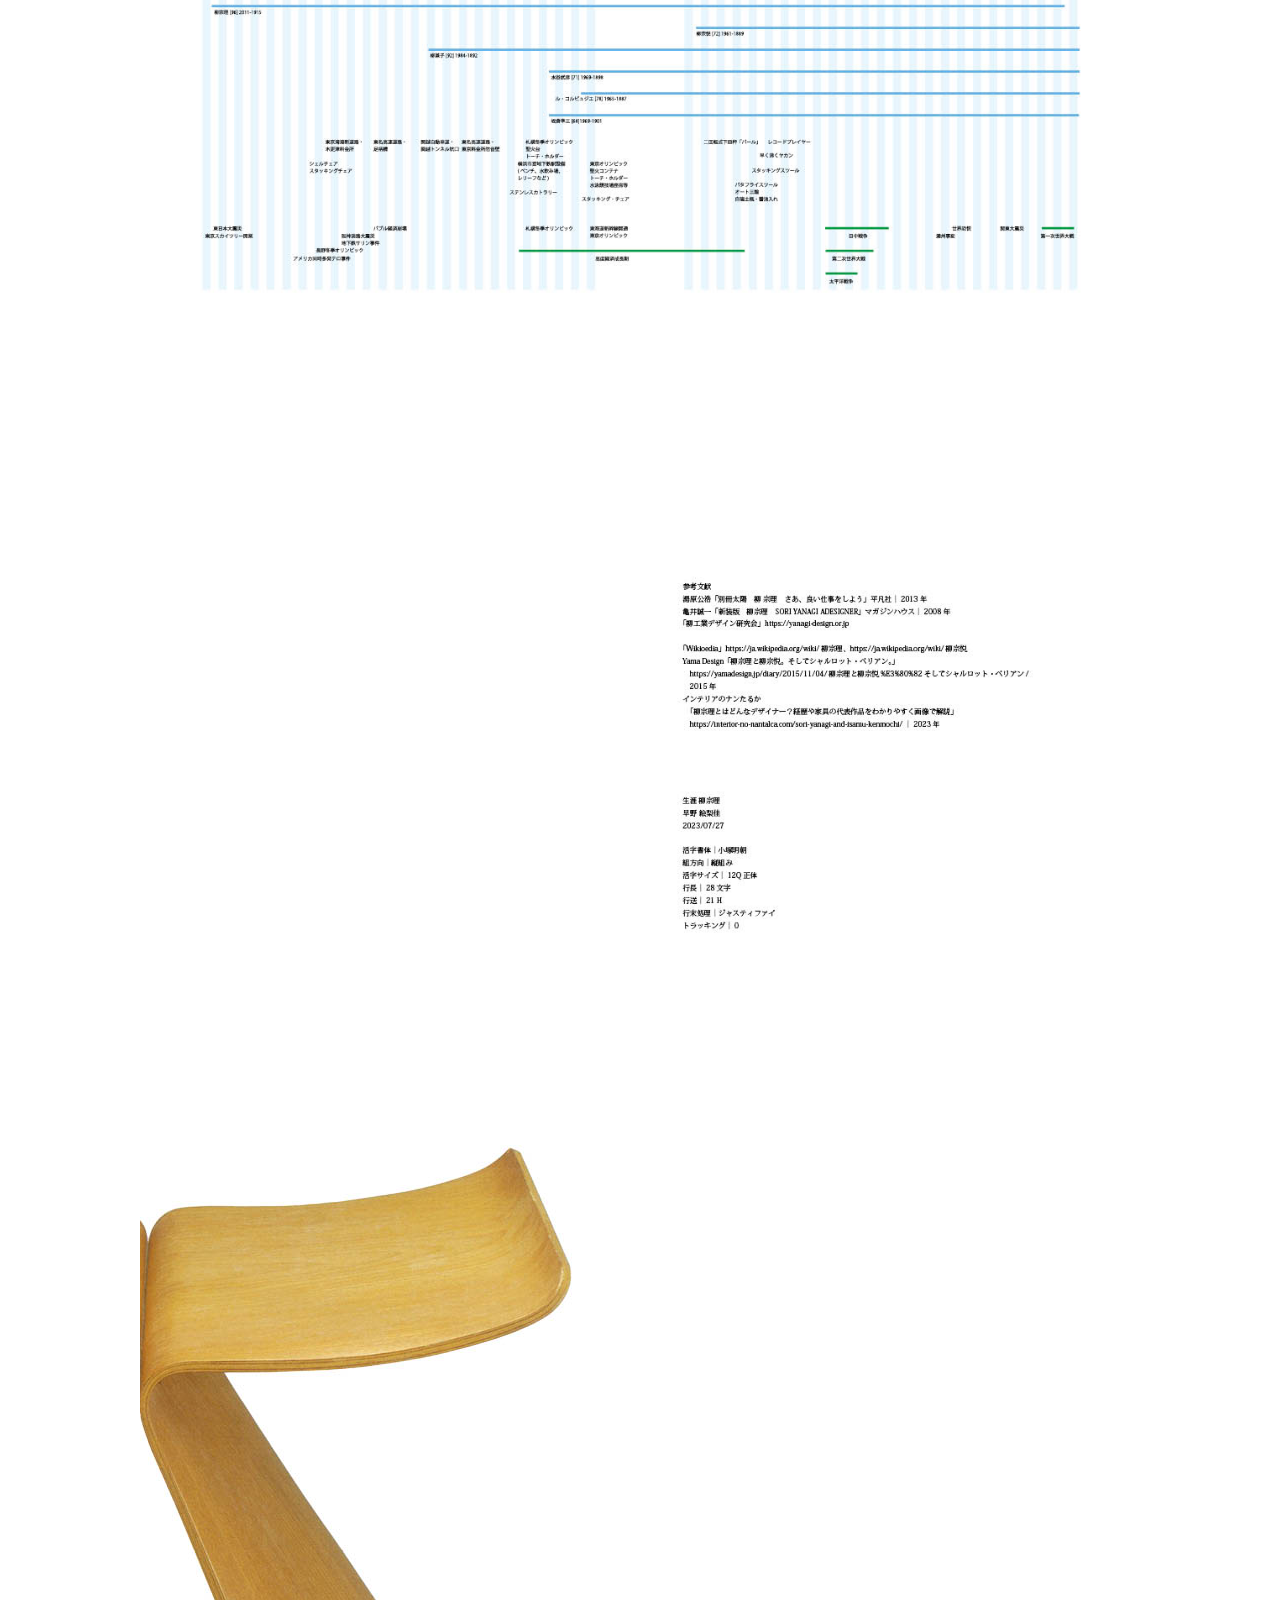
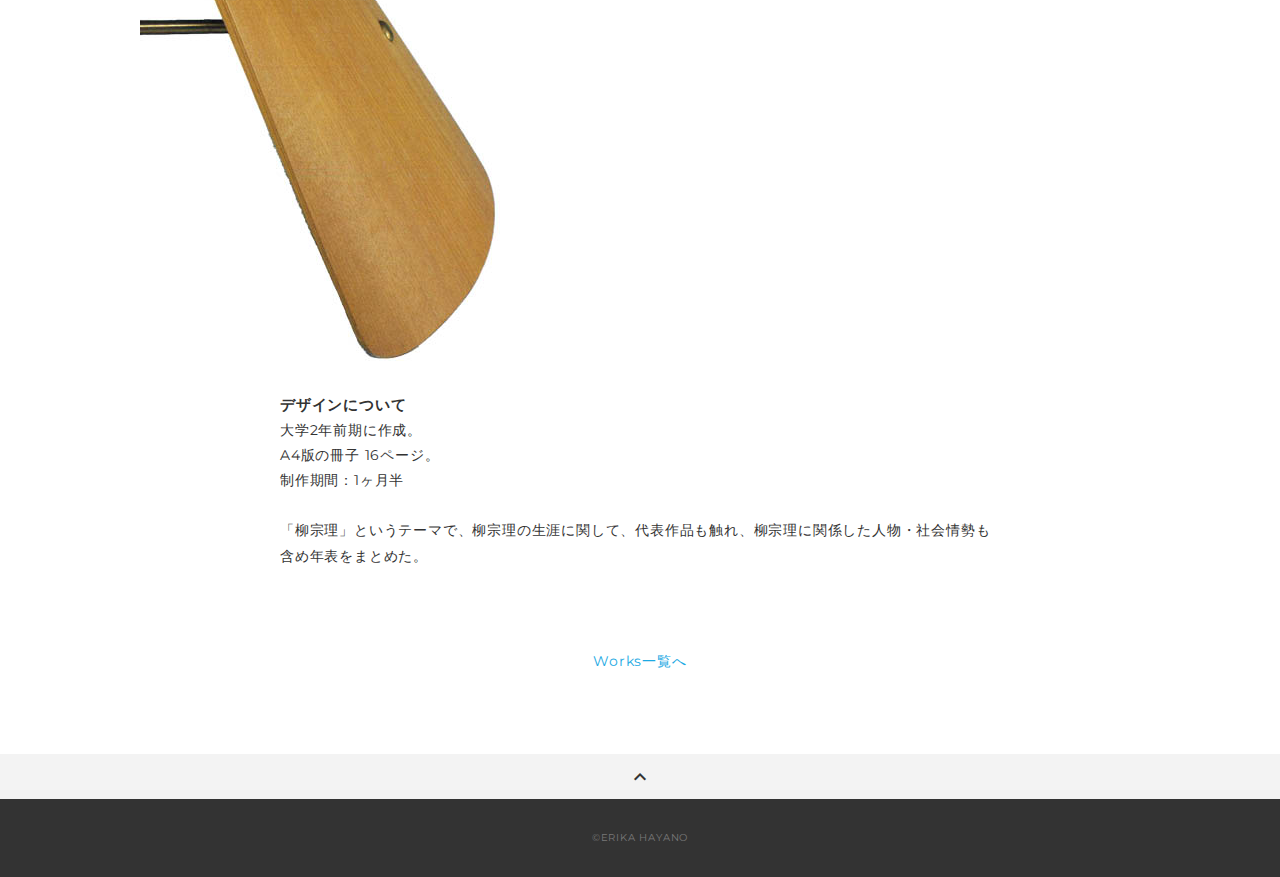
<file: portfolio-template-splitscreen/works-template2.html>
<!DOCTYPE html>
<html>
<head>
  <meta charset="utf-8">
  <meta name="viewport" content="width=device-width,initial-scale=1.0,user-scalable=no">
  <meta property='og:type' content='website'>
  <meta property='og:title' content='ERIKA HAYANO ポートフォリオ'>
  <meta property='og:url' content='URLが入る'>
  <meta property='og:description' content='ERIKA HAYANOのポートフォリオサイトです。'>
  <meta property="og:image" content="img/ogp.png">
  <meta name="description" content="ERIKA HAYANOのポートフォリオサイトです" />
  <title>ERIKA HAYANO ポートフォリオ</title>
  <link rel="preconnect" href="https://fonts.gstatic.com">
  <link rel="preconnect" href="https://fonts.gstatic.com">
  <link href="https://fonts.googleapis.com/css2?family=Montserrat:wght@400;700&display=swap" rel="stylesheet">
  <link href="https://fonts.googleapis.com/css?family=Material+Icons+Outlined" rel="stylesheet">
  <link href="css/ress.css" media="all" rel="stylesheet" type="text/css" />
  <link href="css/style.css" media="all" rel="stylesheet" type="text/css" />
  <link rel="shortcut icon" href="img/favicon.ico" />
  <link rel=”canonical” href=”URLが入る” />
</head>

<body>
  <div class="wrapper">

    <!-- header -->
    <header class="header ">
      <div class="header-inner">
        <h1 class="header-logo">
          <a href=".">ERIKA DESIGN</a>
        </h1>
        <nav class="header-nav">
          <ul class="header-nav-list">
            <li class="header-nav-item"><a href="./#works">WORKS</a></li>
            <li class="header-nav-item"><a href="./#skill">SKILL</a></li>
            <li class="header-nav-item"><a href="./#contact">CONTACT</a></li>
          </ul>
        </nav>
      </div>
    </header>
    <!-- /header -->

    <main class="content">

      <article class="article">
        <div class="article-inner">
          <h2 class="article-title">生涯 柳宗理</h2>
          <p class="article-img">
            <img src="img/yanagisori/gd_14.jpg" alt="">
            <img src="img/yanagisori/gd_142.jpg" alt="">
            <img src="img/yanagisori/gd_143.jpg" alt="">
            <img src="img/yanagisori/gd_144.jpg" alt="">
            <img src="img/yanagisori/gd_145.jpg" alt="">
            <img src="img/yanagisori/gd_146.jpg" alt="">
            <img src="img/yanagisori/gd_147.jpg" alt="">
            <img src="img/yanagisori/gd_148.jpg" alt="">
            <img src="img/yanagisori/gd_149.jpg" alt="">
          </p>
          <div class="article-body">
            <h3 class="article-info-title">デザインについて</h3>
            <p>
              大学2年前期に作成。<br>
              A4版の冊子 16ページ。<br>
              制作期間：1ヶ月半<br>
              <br>
              「柳宗理」というテーマで、柳宗理の生涯に関して、代表作品も触れ、柳宗理に関係した人物・社会情勢も含め年表をまとめた。<br>
            </p>
          </div>
          <div class="home-link">
            <a href="./#works">Works一覧へ</a>
          </div>
        </div>
      </article>

      <div class="page-top" id="js-page-top">
        <span class="material-icons-outlined">expand_less</span>
      </div>
    </main>

    <!-- footer -->
    <footer class="footer">
      <div class="copyright">&copy;ERIKA HAYANO</div>
    </footer>
    <!-- /footer -->

  </div>
  <script src="https://ajax.googleapis.com/ajax/libs/jquery/3.5.1/jquery.min.js"></script>
  <script type='text/javascript' src="js/script.js"></script>
</body>
</html>
</file>
<file: css/style.css>
/* CSS 変数定義 */
:root {
    --primary-bg: #28293E;
    --secondary-bg: #FDF0E9;
    --primary-color: white;
    --secondary-color: #391400;
    --padding-default: 24px;
    --padding-narrow: 12px;
}
/* bodey リセット　*/
body {
    margin: 0px;
}
img {
    width: 100%;
}
/* header */
header {
    color: var(--primary-color);
    background-color: var(--primary-bg);
}
#logo {
    width: 195px;
}

/* main */
main {

}
main #main-about {
    color: var(--secondary-color);
    background-color: var(--secondary-bg);
}
main #main-latestwork {
    color: var(--primary-color);
    background-color: var(--primary-bg);
}

/* fotter */
fotter {
    color: var(--primary-color);
    background-color: var(--primary-bg);
}
</file>
<file: portfolio-template-splitscreen/css/ress.css>
/*!
 * ress.css • v3.0.1
 * MIT License
 * github.com/filipelinhares/ress
 */

/* # =================================================================
   # Global selectors
   # ================================================================= */

html {
  box-sizing: border-box;
  word-break: normal;
  -moz-tab-size: 4;
  tab-size: 4;

  -webkit-text-size-adjust: 100%; /* Prevent adjustments of font size after orientation changes in iOS */
}

*,
::before,
::after {
  box-sizing: inherit;
  background-repeat: no-repeat; /* Set `background-repeat: no-repeat` to all elements and pseudo elements */
}

::before,
::after {
  vertical-align: inherit;
  text-decoration: inherit; /* Inherit text-decoration and vertical align to ::before and ::after pseudo elements */
}

* {
  margin: 0;
  padding: 0; /* Reset `padding` and `margin` of all elements */
}

/* # =================================================================
   # General elements
   # ================================================================= */

hr {
  overflow: visible; /* Show the overflow in Edge and IE */
  height: 0; /* Add the correct box sizing in Firefox */
}

details,
main {
  display: block; /* Render the `main` element consistently in IE. */
}

summary {
  display: list-item; /* Add the correct display in all browsers */
}

small {
  font-size: 80%; /* Set font-size to 80% in `small` elements */
}

[hidden] {
  display: none; /* Add the correct display in IE */
}

abbr[title] {
  /* Add the correct text decoration in Chrome, Edge, IE, Opera, and Safari */
  text-decoration: underline;
  text-decoration: underline dotted;
  border-bottom: none; /* Remove the bottom border in Chrome 57 */
}

a {
  background-color: transparent; /* Remove the gray background on active links in IE 10 */
}

a:active,
a:hover {
  outline-width: 0; /* Remove the outline when hovering in all browsers */
}

code,
kbd,
pre,
samp {
  font-family: monospace, monospace; /* Specify the font family of code elements */
}

pre {
  font-size: 1em; /* Correct the odd `em` font sizing in all browsers */
}

b,
strong {
  font-weight: bolder; /* Add the correct font weight in Chrome, Edge, and Safari */
}

/* https://gist.github.com/unruthless/413930 */
sub,
sup {
  position: relative;
  font-size: 75%;
  line-height: 0;
  vertical-align: baseline;
}

sub {
  bottom: -.25em;
}

sup {
  top: -.5em;
}

/* # =================================================================
   # Forms
   # ================================================================= */

input {
  border-radius: 0;
}

/* Replace pointer cursor in disabled elements */
[disabled] {
  cursor: default;
}

[type="number"]::-webkit-inner-spin-button,
[type="number"]::-webkit-outer-spin-button {
  height: auto; /* Correct the cursor style of increment and decrement buttons in Chrome */
}

[type="search"] {
  outline-offset: -2px; /* Correct the outline style in Safari */

  -webkit-appearance: textfield; /* Correct the odd appearance in Chrome and Safari */
}

[type="search"]::-webkit-search-decoration {
  -webkit-appearance: none; /* Remove the inner padding in Chrome and Safari on macOS */
}

textarea {
  overflow: auto; /* Internet Explorer 11+ */
  resize: vertical; /* Specify textarea resizability */
}

button,
input,
optgroup,
select,
textarea {
  font: inherit; /* Specify font inheritance of form elements */
}

optgroup {
  font-weight: bold; /* Restore the font weight unset by the previous rule */
}

button {
  overflow: visible; /* Address `overflow` set to `hidden` in IE 8/9/10/11 */
}

button,
select {
  text-transform: none; /* Firefox 40+, Internet Explorer 11- */
}

/* Apply cursor pointer to button elements */
button,
[type="button"],
[type="reset"],
[type="submit"],
[role="button"] {
  cursor: pointer;
  color: inherit;
}

/* Remove inner padding and border in Firefox 4+ */
button::-moz-focus-inner,
[type="button"]::-moz-focus-inner,
[type="reset"]::-moz-focus-inner,
[type="submit"]::-moz-focus-inner {
  padding: 0;
  border-style: none;
}

/* Replace focus style removed in the border reset above */
button:-moz-focusring,
[type="button"]::-moz-focus-inner,
[type="reset"]::-moz-focus-inner,
[type="submit"]::-moz-focus-inner {
  outline: 1px dotted ButtonText;
}

button,
html [type="button"],
/* Prevent a WebKit bug where (2) destroys native `audio` and `video`controls in Android 4 */
[type="reset"],
[type="submit"] {
  -webkit-appearance: button; /* Correct the inability to style clickable types in iOS */
}

/* Remove the default button styling in all browsers */
button,
input,
select,
textarea {
  border-style: none;
  background-color: transparent;
}

/* Style select like a standard input */
select {
  -webkit-appearance: none; /* Chrome 41+ */
  -moz-appearance: none; /* Firefox 36+ */
}

select::-ms-expand {
  display: none; /* Internet Explorer 11+ */
}

select::-ms-value {
  color: currentColor; /* Internet Explorer 11+ */
}

legend {
  display: table; /* Correct the text wrapping in Edge and IE */
  max-width: 100%; /* Correct the text wrapping in Edge and IE */
  max-width: 100%; /* Correct the text wrapping in Edge 18- and IE */
  white-space: normal; /* Correct the text wrapping in Edge and IE */
  color: inherit; /* Correct the color inheritance from `fieldset` elements in IE */
  border: 0; /* Correct `color` not being inherited in IE 8/9/10/11 */
}

::-webkit-file-upload-button {
  font: inherit; /* Change font properties to `inherit` in Chrome and Safari */
  color: inherit;
  /* Correct the inability to style clickable types in iOS and Safari */

  -webkit-appearance: button;
}

/* # =================================================================
   # Specify media element style
   # ================================================================= */

img {
  border-style: none; /* Remove border when inside `a` element in IE 8/9/10 */
}

/* Add the correct vertical alignment in Chrome, Firefox, and Opera */
progress {
  vertical-align: baseline;
}

/* # =================================================================
   # Accessibility
   # ================================================================= */

/* Hide content from screens but not screenreaders */
@media screen {
  [hidden~="screen"] {
    display: inherit;
  }
  [hidden~="screen"]:not(:active):not(:focus):not(:target) {
    position: absolute !important;
    clip: rect(0 0 0 0) !important;
  }
}

/* Specify the progress cursor of updating elements */
[aria-busy="true"] {
  cursor: progress;
}

/* Specify the pointer cursor of trigger elements */
[aria-controls] {
  cursor: pointer;
}

/* Specify the unstyled cursor of disabled, not-editable, or otherwise inoperable elements */
[aria-disabled] {
  cursor: default;
}
</file>
<file: portfolio-template-splitscreen/css/style.css>
body {
  font-family: "Montserrat","Helvetica Neue",Arial,"Hiragino Kaku Gothic ProN","Hiragino Sans",Meiryo,sans-serif;
  font-size: 14px;
  line-height: 1.8;
  letter-spacing: .8px;
  color: #333;
}

a {
  transition: opacity .3s;
  text-decoration: none;
  color: #1ca9e3;
}

img {
  max-width: 100%;
  height: auto;
  vertical-align: bottom;
  border-style: none;
}

ul,
li {
  list-style: none;
}

.pc-only {
  display: block;
}

.sp-only {
  display: none;
}

/*--------------------------------
 レイアウト
---------------------------------*/
.section {
  padding: 80px 0;
}

.inner {
  max-width: 1340px;
  margin: 0 auto;
  padding: 0 40px;
}

/*--------------------------------
 見出し
---------------------------------*/
.title {
  font-size: 34px;
  font-weight: normal;
  font-weight: bold;
  line-height: 1;
  margin-bottom: 40px;
  letter-spacing: .05em;
  color: #333;
}

.lead {
  margin-bottom: 30px;
}

/*--------------------------------
ヘッダー
---------------------------------*/
.header {
  position: fixed;
  top: 0;
  z-index: 1;
  width: 100%;
}

.header-inner {
  display: flex;
  align-items: center;
  justify-content: space-between;
  padding: 20px 30px;
}

.header-logo {
  font-size: 20px;
  font-weight: bold;
  line-height: 1.2;
  margin-right: 20px;
  letter-spacing: .05em;
}

.header-logo a {
  color: #333;
}

.header-nav-list {
  display: flex;
  justify-content: space-between;
}

.header-nav-item:not(:last-child) {
  margin-right: 20px;
}

.header-nav-item a {
  font-size: 13px;
  font-weight: bold;
  padding: 5px 0;
  letter-spacing: .05em;
  color: #333;
}

.header-nav-item a:hover {
  opacity: .8;
}

/*--------------------------------
 スプリットスクリーン
---------------------------------*/
.split {
  display: flex;
  align-items: center;
  flex-wrap: wrap;
  justify-content: space-between;
}

.split-body {
  width: 50%;
  padding-right: 3%;
  padding-left: 10%;
}

.split-img {
  width: 50%;
  height: 95vh;
  background-image: url(../img/mv.jpg);
  background-repeat: no-repeat;
  background-position: center center;
  background-size: cover;
}

.split-title {
  font-size: 42px;
  font-weight: bold;
  line-height: 1.2;
  margin-bottom: 20px;
  letter-spacing: .05em;
}

/*--------------------------------
 Works
---------------------------------*/
.works-list {
  display: flex;
  flex-wrap: wrap;
  margin-bottom: -40px;
}

.works-item {
  width: 31.74603%;
  margin-right: 1.58730%;
  margin-bottom: 40px;
  color: #333;
}

.works-item:hover {
  opacity: .9;
}

.works-item:nth-of-type(3n) {
  margin-right: 0;
}

.works-img img {
  border: 1px solid #e6e6e6;
}

.works-name {
  font-size: 12px;
  font-weight: bold;
  margin-top: 8px;
}

.works-info {
  font-size: 10px;
}

/*--------------------------------
 Skill
---------------------------------*/
.skill-list {
  display: flex;
  flex-wrap: wrap;
  justify-content: space-between;
  margin-bottom: -50px;
}

.skill-item {
  display: flex;
  align-items: flex-start;
  justify-content: space-between;
  width: 48%;
  margin-bottom: 50px;
}

.skill-img {
  width: 60px;
  height: auto;
  margin-right: 20px;
}

.skill-body {
  flex: 1;
}

.skill-name {
  margin-bottom: 3px;
}

/*--------------------------------
 Contact
---------------------------------*/
.contact-item:not(:last-child) {
  margin-right: 10px;
}

.contact-text {
  margin-top: 10px;
}
/*--------------------------------
 ページトップ
---------------------------------*/
.page-top {
  font-weight: bold;
  padding: 10px;
  cursor: pointer;
  text-align: center;
  background-color: #f3f3f3;
}

.page-top .material-icons-outlined {
  vertical-align: bottom;
}

/*--------------------------------
 フッター
---------------------------------*/
.footer {
  padding: 30px;
  background-color: #333;
}

.copyright {
  font-size: 10px;
  text-align: center;
  color: #797979;
}
/*--------------------------------
 下層：Worksページ
---------------------------------*/
.article {
  padding: 80px 0;
}

.article-inner {
  max-width: 1040px;
  margin: 0 auto;
  padding: 0 20px;
}

.article-title {
  margin-bottom: 20px;
  text-align: center;
}

.article-img {
  margin-bottom: 20px;
}

.article-body {
  max-width: 720px;
  margin: 0 auto;
  margin-bottom: 80px;
}

.article-info-title {
  font-size: 15px;
}

.article-body img {
  margin-bottom: 30px;
}

.article-body p {
  margin-bottom: 30px;
}

.home-link {
  text-align: center;
}

/*media Queries 767
----------------------------------------------------*/
@media screen and (max-width: 767px) {
  body {
    font-size: 13px;
    line-height: 1.7;
  }

  .pc-only {
    display: none;
  }

  .sp-only {
    display: block;
  }

  /* 見出し */
  .title {
    font-size: 26px;
    margin-bottom: 20px;
  }

  /* レイアウト */
  .section {
    padding: 60px 0;
  }

  .inner {
    padding: 0 20px;
  }

  /* ヘッダー */
  .header-inner {
    padding: 20px;
  }

  .header-logo {
    font-size: 16px;
  }

  .header-nav-item:not(:last-child) {
    margin-right: 10px;
  }

  .header-nav-item a {
    font-size: 11px;
  }

  /* スプリットスクリーン */
  .split {
    flex-direction: column-reverse;
  }

  .split-body {
    width: 100%;
    padding-right: 3%;
    padding-left: 8%;
  }

  .split-img {
    width: 100%;
    height: 67vh;
    margin-bottom: 20px;
    background-image: url(../img/sp_mv.jpg);
  }

  .split-title {
    font-size: 32px;
  }

  /* Works */
  .works-name {
    font-size: 10px;
  }

  .works-list {
    justify-content: space-between;
  }

  .works-item {
    flex: 0 0 48%;
    margin-right: 0;
    margin-bottom: 30px;
  }

  /* Skill */
  .skill-list {
    display: block;
    margin-bottom: 0;
  }

  .skill-item {
    width: 100%;
    margin-bottom: 35px;
  }

  .skill-item:last-child {
    margin-bottom: 0;
  }

  /* フッター */
  .footer {
    padding: 20px;
  }
}
</file>
